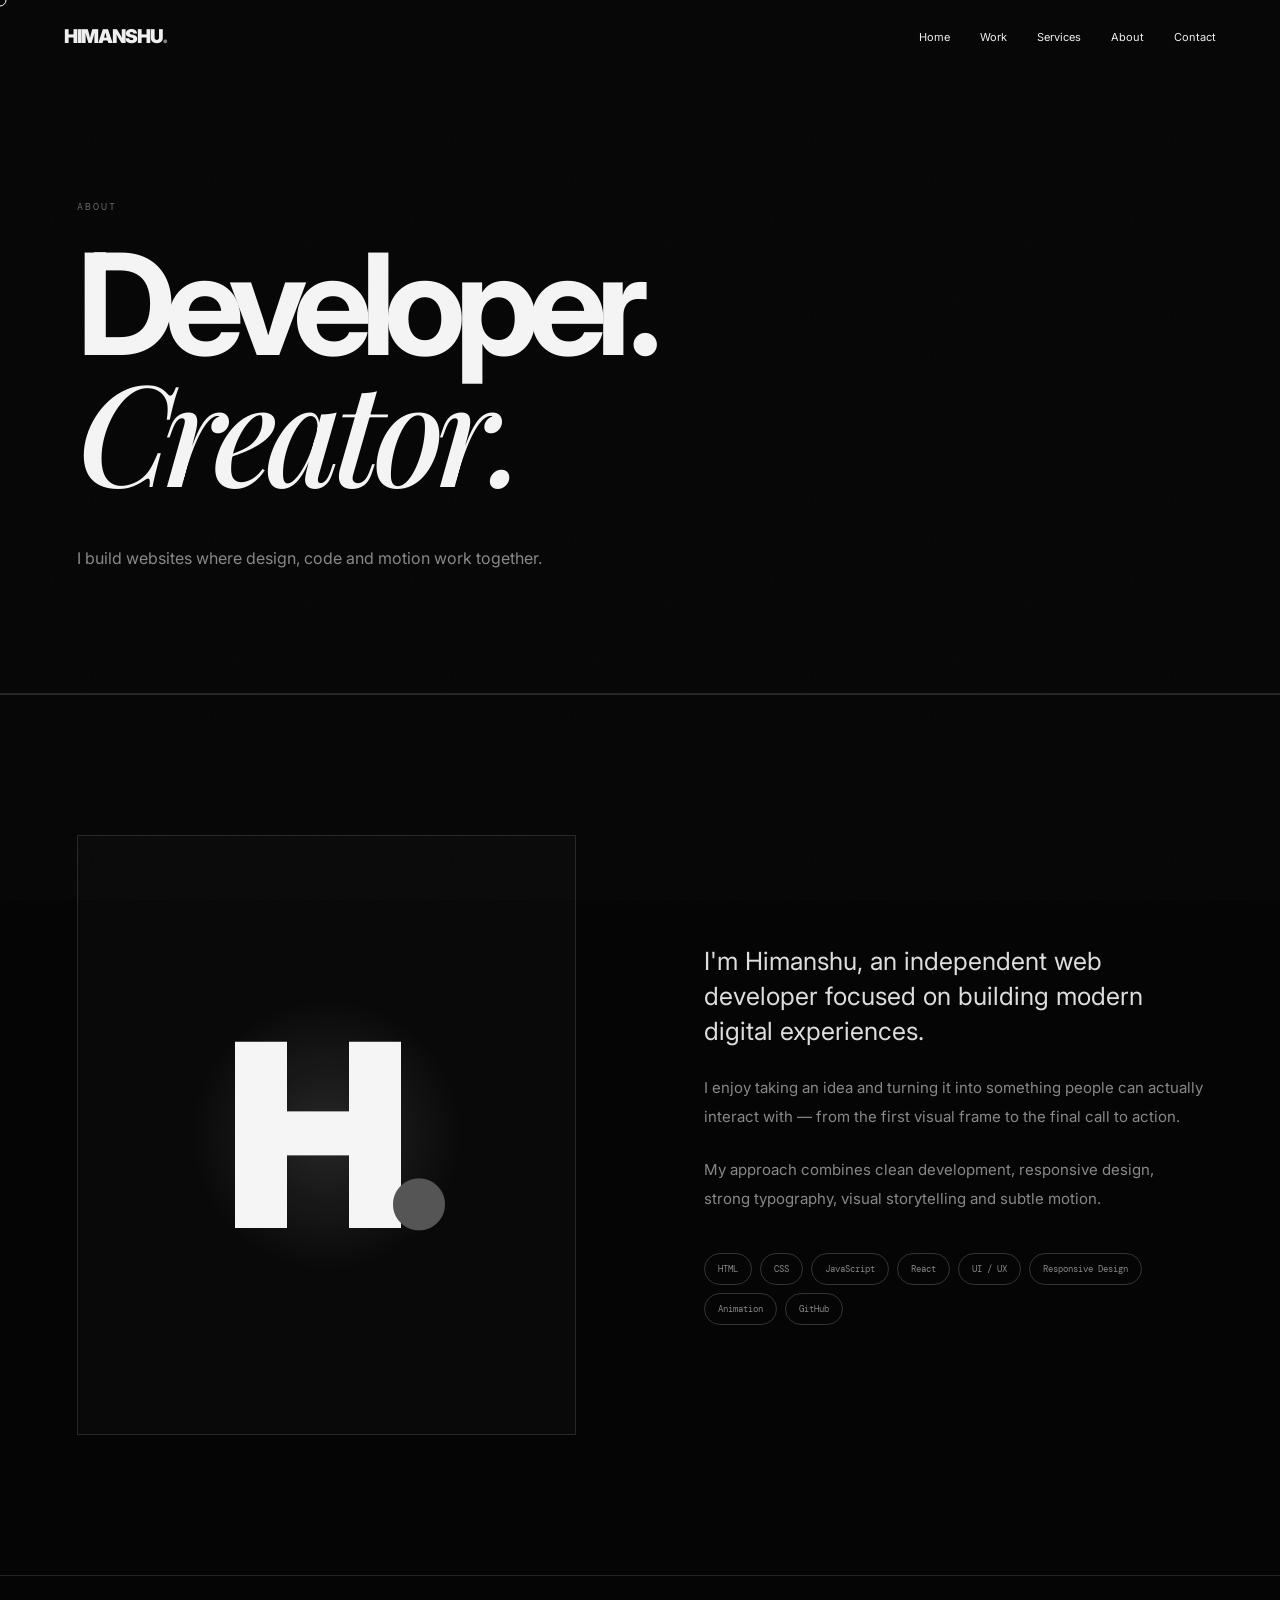
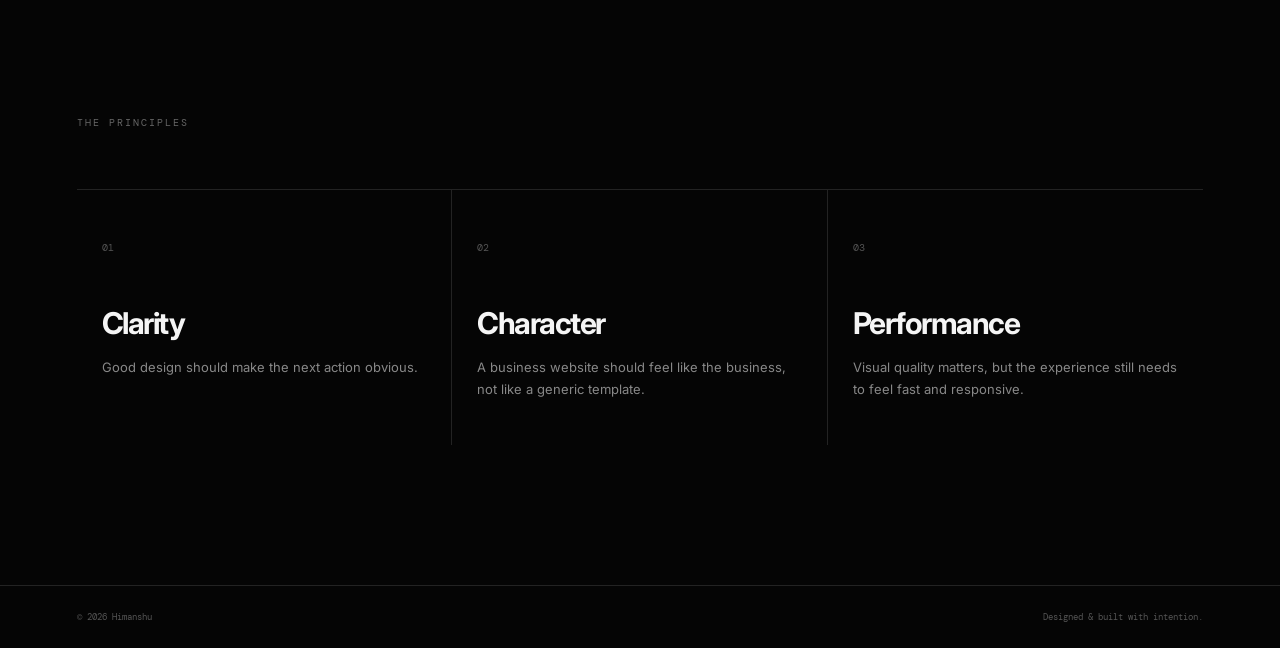
<file: about.html>
<!DOCTYPE html>
<html lang="en">
<head>
<meta charset="UTF-8">
<meta name="viewport" content="width=device-width,initial-scale=1.0">

<title>About — Himanshu</title>

<link rel="stylesheet" href="styles.css">
</head>

<body>

<div class="noise"></div>
<div class="progress"></div>
<div class="cursor"></div>

<header>

<a href="index.html" class="logo">
HIMANSHU<span>.</span>
</a>

<button class="menu">☰</button>

<nav>
<a href="index.html">Home</a>
<a href="work.html">Work</a>
<a href="services.html">Services</a>
<a href="about.html">About</a>
<a href="contact.html">Contact</a>
</nav>

</header>

<main>

<section class="page-hero">

<p class="eyebrow reveal">
ABOUT
</p>

<h1 class="display reveal">
Developer.
<br>
<span class="serif">Creator.</span>
</h1>

<p class="page-intro reveal">
I build websites where design, code and motion
work together.
</p>

</section>


<section class="section about-layout">

<div class="about-image reveal">

<div class="about-monogram">
H<span>.</span>
</div>

</div>


<div class="about-text reveal">

<p class="large">
I'm Himanshu, an independent web developer focused
on building modern digital experiences.
</p>

<p>
I enjoy taking an idea and turning it into something
people can actually interact with — from the first
visual frame to the final call to action.
</p>

<p>
My approach combines clean development, responsive
design, strong typography, visual storytelling and
subtle motion.
</p>

<div class="skills">

<span>HTML</span>
<span>CSS</span>
<span>JavaScript</span>
<span>React</span>
<span>UI / UX</span>
<span>Responsive Design</span>
<span>Animation</span>
<span>GitHub</span>

</div>

</div>

</section>


<section class="section">

<p class="eyebrow reveal">
THE PRINCIPLES
</p>

<div class="principles">

<div class="principle reveal">
<span>01</span>
<h3>Clarity</h3>
<p>
Good design should make the next action obvious.
</p>
</div>

<div class="principle reveal">
<span>02</span>
<h3>Character</h3>
<p>
A business website should feel like the business,
not like a generic template.
</p>
</div>

<div class="principle reveal">
<span>03</span>
<h3>Performance</h3>
<p>
Visual quality matters, but the experience still
needs to feel fast and responsive.
</p>
</div>

</div>

</section>

</main>

<footer>
<span>© 2026 Himanshu</span>
<span>Designed & built with intention.</span>
</footer>

<script src="script.js"></script>

</body>
</html>
</file>
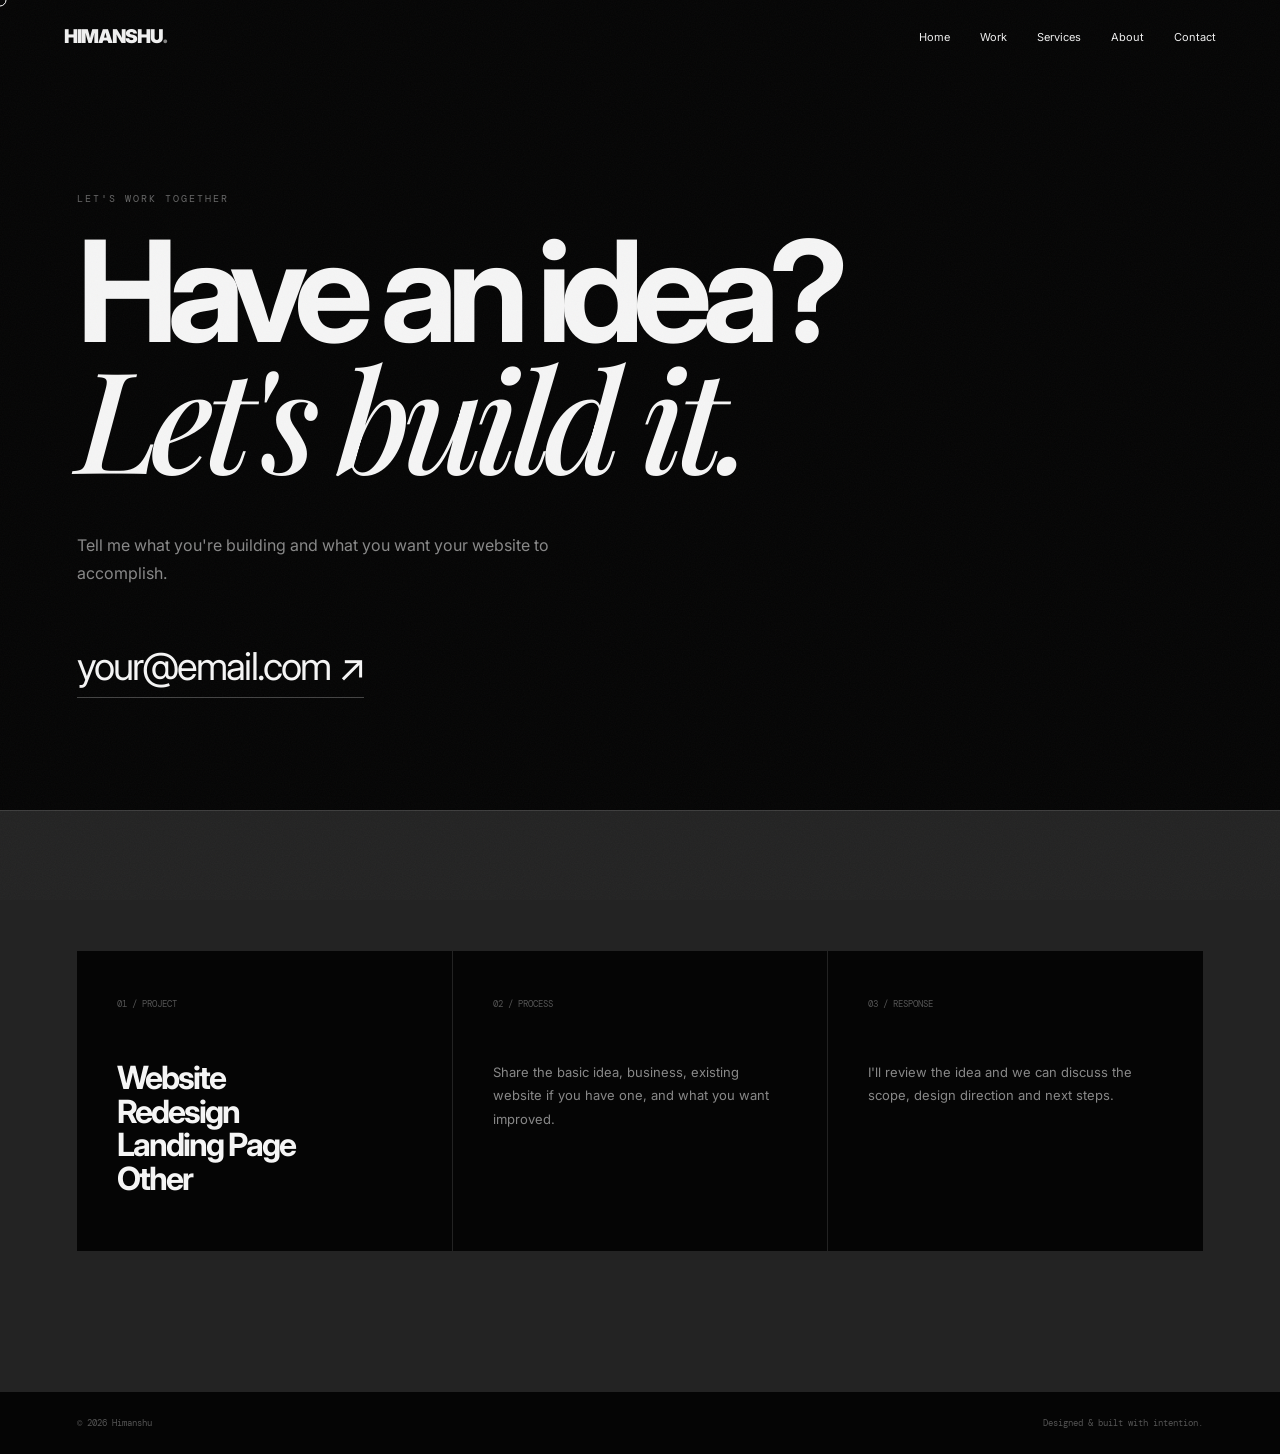
<file: contact.html>
<!DOCTYPE html>
<html lang="en">
<head>
<meta charset="UTF-8">
<meta name="viewport" content="width=device-width,initial-scale=1.0">

<title>Contact — Himanshu</title>

<meta name="description"
content="Start a website project with Himanshu.">

<link rel="stylesheet" href="styles.css">
</head>

<body>

<div class="noise"></div>
<div class="progress"></div>
<div class="cursor"></div>

<header>

<a href="index.html" class="logo">
HIMANSHU<span>.</span>
</a>

<button class="menu">☰</button>

<nav>
<a href="index.html">Home</a>
<a href="work.html">Work</a>
<a href="services.html">Services</a>
<a href="about.html">About</a>
<a href="contact.html">Contact</a>
</nav>

</header>

<main>

<section class="contact-hero">

<p class="eyebrow reveal">
LET'S WORK TOGETHER
</p>

<h1 class="display reveal">
Have an idea?
<br>
<span class="serif">Let's build it.</span>
</h1>

<p class="page-intro reveal">
Tell me what you're building and what you want
your website to accomplish.
</p>

<a
class="contact-email magnetic reveal"
href="mailto:mickey66p@gmail.com">

your@email.com ↗

</a>

</section>


<section class="section contact-grid">

<div class="contact-block reveal">

<span>01 / PROJECT</span>

<h3>
Website
<br>
Redesign
<br>
Landing Page
<br>
Other
</h3>

</div>


<div class="contact-block reveal">

<span>02 / PROCESS</span>

<p>
Share the basic idea, business, existing website
if you have one, and what you want improved.
</p>

</div>


<div class="contact-block reveal">

<span>03 / RESPONSE</span>

<p>
I'll review the idea and we can discuss the scope,
design direction and next steps.
</p>

</div>

</section>

</main>

<footer>
<span>© 2026 Himanshu</span>
<span>Designed & built with intention.</span>
</footer>

<script src="script.js"></script>

</body>
</html>
</file>
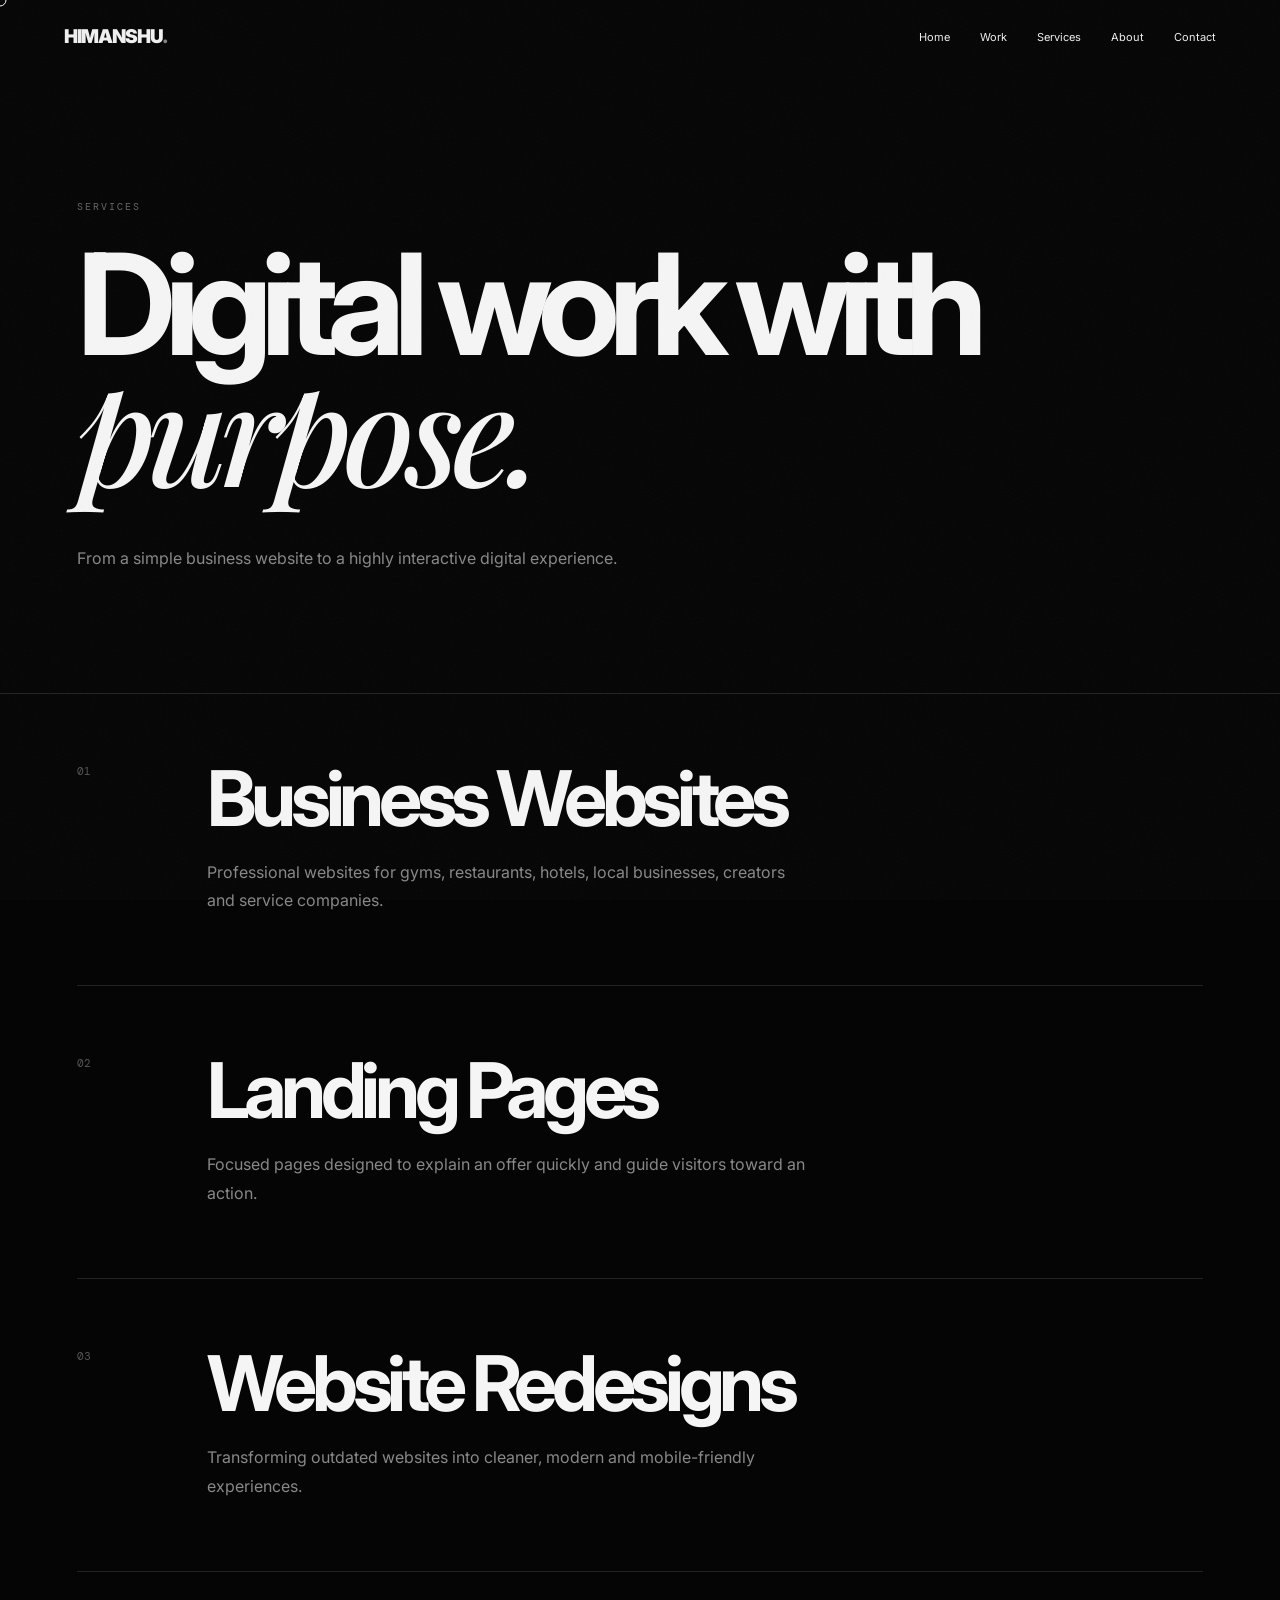
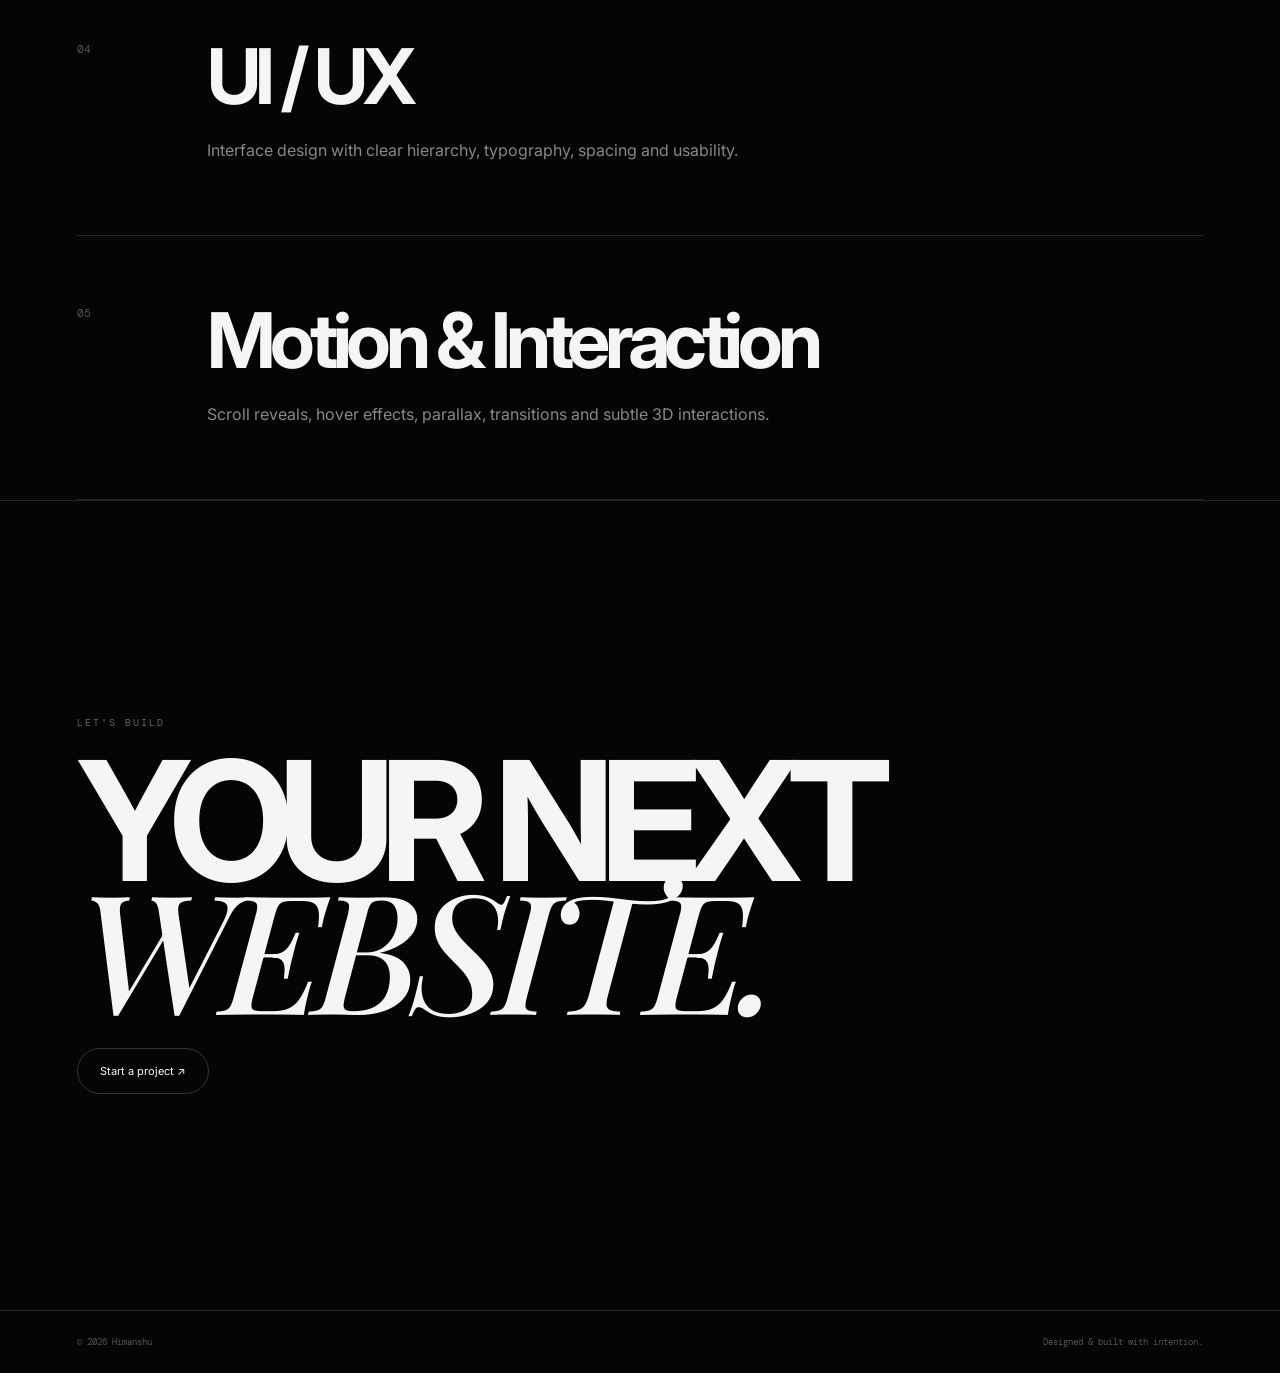
<file: services.html>
<!DOCTYPE html>
<html lang="en">
<head>
<meta charset="UTF-8">
<meta name="viewport" content="width=device-width,initial-scale=1.0">

<title>Services — Himanshu</title>

<meta name="description"
content="Web development, redesign, landing pages and interactive experiences by Himanshu.">

<link rel="stylesheet" href="styles.css">
</head>

<body>

<div class="noise"></div>
<div class="progress"></div>
<div class="cursor"></div>

<header>

<a href="index.html" class="logo">
HIMANSHU<span>.</span>
</a>

<button class="menu">☰</button>

<nav>
<a href="index.html">Home</a>
<a href="work.html">Work</a>
<a href="services.html">Services</a>
<a href="about.html">About</a>
<a href="contact.html">Contact</a>
</nav>

</header>

<main>

<section class="page-hero">

<p class="eyebrow reveal">
SERVICES
</p>

<h1 class="display reveal">
Digital work with
<span class="serif">purpose.</span>
</h1>

<p class="page-intro reveal">
From a simple business website to a highly interactive
digital experience.
</p>

</section>


<section class="service-page-list">

<div class="big-service reveal">

<span>01</span>

<div>
<h2>Business Websites</h2>
<p>
Professional websites for gyms, restaurants, hotels,
local businesses, creators and service companies.
</p>
</div>

</div>


<div class="big-service reveal">

<span>02</span>

<div>
<h2>Landing Pages</h2>
<p>
Focused pages designed to explain an offer quickly
and guide visitors toward an action.
</p>
</div>

</div>


<div class="big-service reveal">

<span>03</span>

<div>
<h2>Website Redesigns</h2>
<p>
Transforming outdated websites into cleaner,
modern and mobile-friendly experiences.
</p>
</div>

</div>


<div class="big-service reveal">

<span>04</span>

<div>
<h2>UI / UX</h2>
<p>
Interface design with clear hierarchy, typography,
spacing and usability.
</p>
</div>

</div>


<div class="big-service reveal">

<span>05</span>

<div>
<h2>Motion & Interaction</h2>
<p>
Scroll reveals, hover effects, parallax, transitions
and subtle 3D interactions.
</p>
</div>

</div>

</section>


<section class="section quote">

<div class="quote-content">

<p class="eyebrow">
LET'S BUILD
</p>

<h2 class="reveal">
YOUR NEXT
<br>
<span class="serif">WEBSITE.</span>
</h2>

<a href="contact.html" class="pill magnetic reveal">
Start a project ↗
</a>

</div>

</section>

</main>

<footer>
<span>© 2026 Himanshu</span>
<span>Designed & built with intention.</span>
</footer>

<script src="script.js"></script>

</body>
</html>
</file>
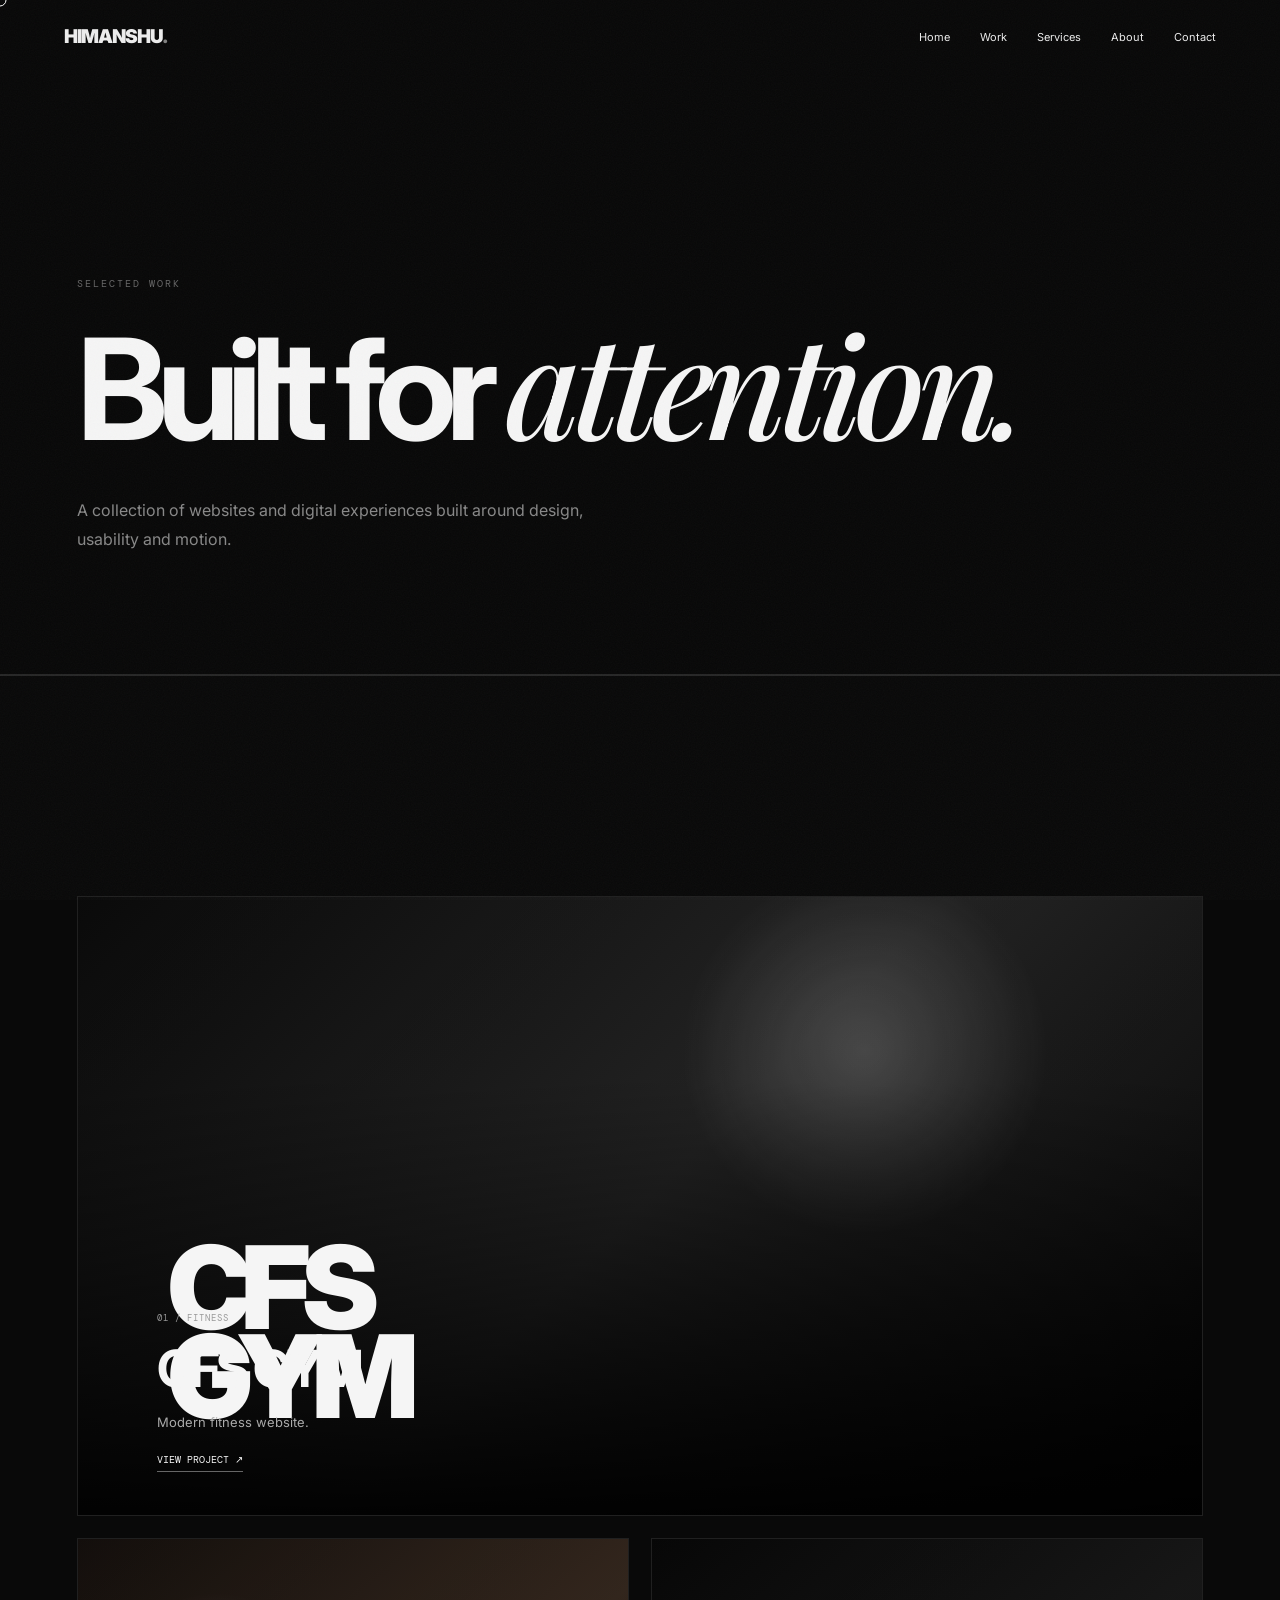
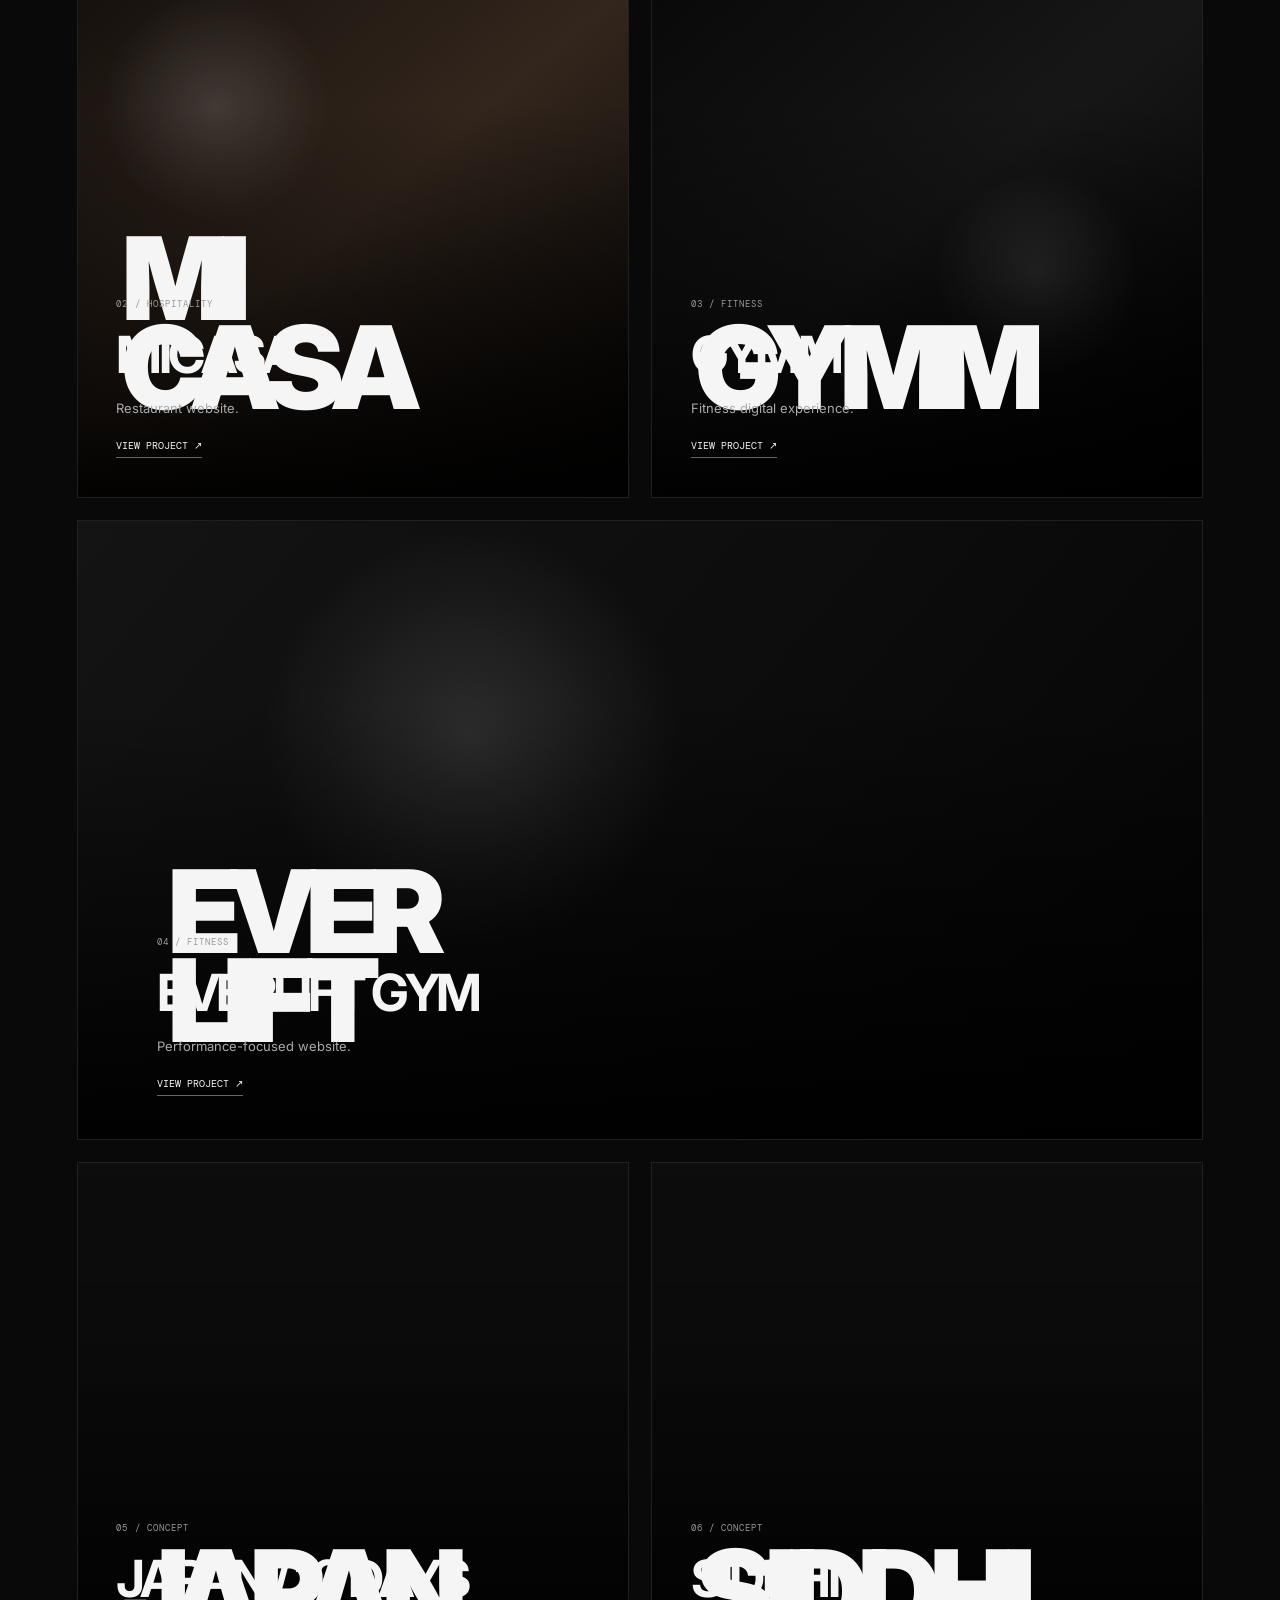
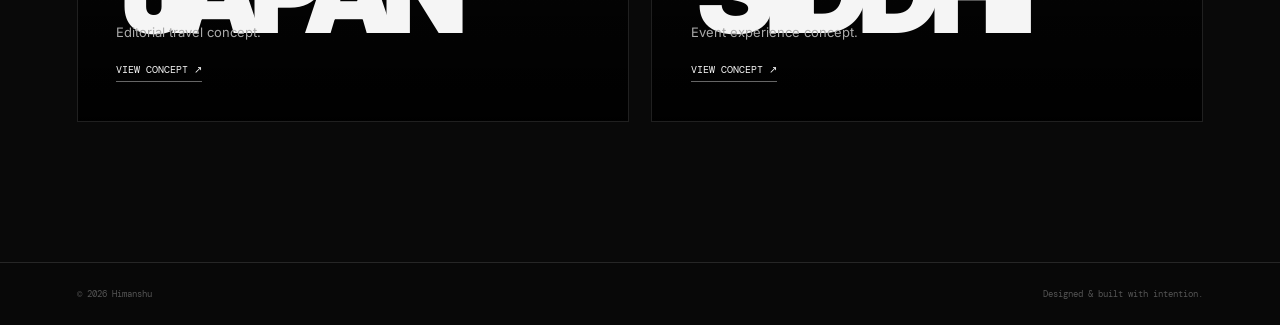
<file: work.html>
<!DOCTYPE html>
<html lang="en">
<head>
<meta charset="UTF-8">
<meta name="viewport" content="width=device-width,initial-scale=1.0">

<title>Work — Himanshu</title>

<meta name="description"
content="Selected web development projects by Himanshu.">

<link rel="stylesheet" href="styles.css">
</head>

<body>

<div class="noise"></div>
<div class="progress"></div>
<div class="cursor"></div>

<header>

<a href="index.html" class="logo">
HIMANSHU<span>.</span>
</a>

<button class="menu">☰</button>

<nav>
<a href="index.html">Home</a>
<a href="work.html">Work</a>
<a href="services.html">Services</a>
<a href="about.html">About</a>
<a href="contact.html">Contact</a>
</nav>

</header>

<main>

<section class="page-hero">

<p class="eyebrow reveal">
SELECTED WORK
</p>

<h1 class="display reveal">
Built for
<span class="serif">attention.</span>
</h1>

<p class="page-intro reveal">
A collection of websites and digital experiences
built around design, usability and motion.
</p>

</section>


<section class="section light">

<div class="work-grid">


<a class="work-card wide reveal" data-tilt
href="projects/aurelia.html">

<div class="card-image project-cfs">
<div class="project-word">CFS<br>GYM</div>
</div>

<div class="card-copy">
<small>01 / FITNESS</small>
<h3>CFS GYM</h3>
<p>Modern fitness website.</p>
<span class="card-link">VIEW PROJECT ↗</span>
</div>

</a>


<a class="work-card reveal" data-tilt
href="projects/micasa.html">

<div class="card-image project-micasa">
<div class="project-word">MI<br>CASA</div>
</div>

<div class="card-copy">
<small>02 / HOSPITALITY</small>
<h3>MICASA</h3>
<p>Restaurant website.</p>
<span class="card-link">VIEW PROJECT ↗</span>
</div>

</a>


<a class="work-card reveal" data-tilt
href="projects/verde.html">

<div class="card-image project-gymm">
<div class="project-word">GYMM</div>
</div>

<div class="card-copy">
<small>03 / FITNESS</small>
<h3>GYMM</h3>
<p>Fitness digital experience.</p>
<span class="card-link">VIEW PROJECT ↗</span>
</div>

</a>


<a class="work-card wide reveal" data-tilt
href="projects/gym.html">

<div class="card-image project-everlift">
<div class="project-word">EVER<br>LIFT</div>
</div>

<div class="card-copy">
<small>04 / FITNESS</small>
<h3>EVERLIFT GYM</h3>
<p>Performance-focused website.</p>
<span class="card-link">VIEW PROJECT ↗</span>
</div>

</a>


<a class="work-card reveal" data-tilt
href="projects/japan.html">

<div class="card-image project-japan">
<div class="project-word">JAPAN</div>
</div>

<div class="card-copy">
<small>05 / CONCEPT</small>
<h3>JAPAN / 10 DAYS</h3>
<p>Editorial travel concept.</p>
<span class="card-link">VIEW CONCEPT ↗</span>
</div>

</a>


<a class="work-card reveal" data-tilt
href="projects/events.html">

<div class="card-image project-events">
<div class="project-word">SIDDHI</div>
</div>

<div class="card-copy">
<small>06 / CONCEPT</small>
<h3>SIDDHI</h3>
<p>Event experience concept.</p>
<span class="card-link">VIEW CONCEPT ↗</span>
</div>

</a>

</div>

</section>

</main>

<footer>
<span>© 2026 Himanshu</span>
<span>Designed & built with intention.</span>
</footer>

<script src="script.js"></script>

</body>
</html>
</file>
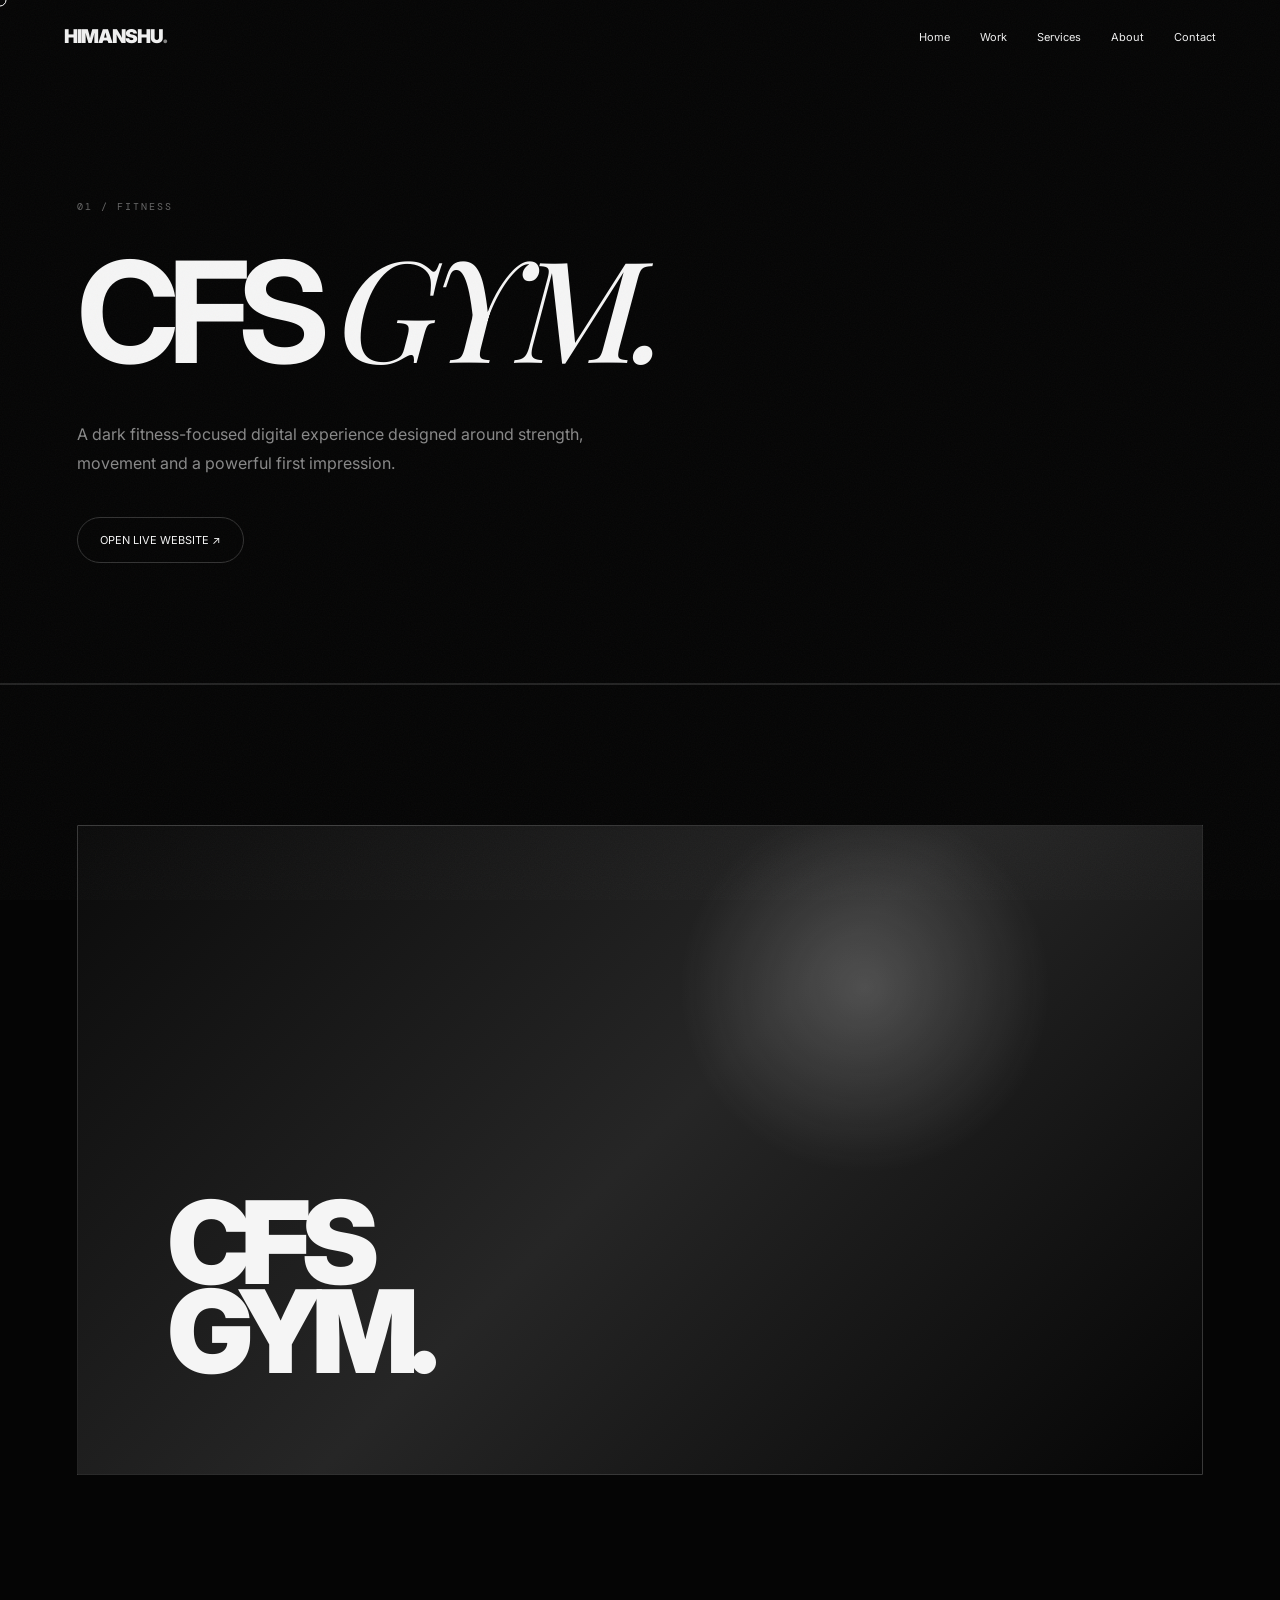
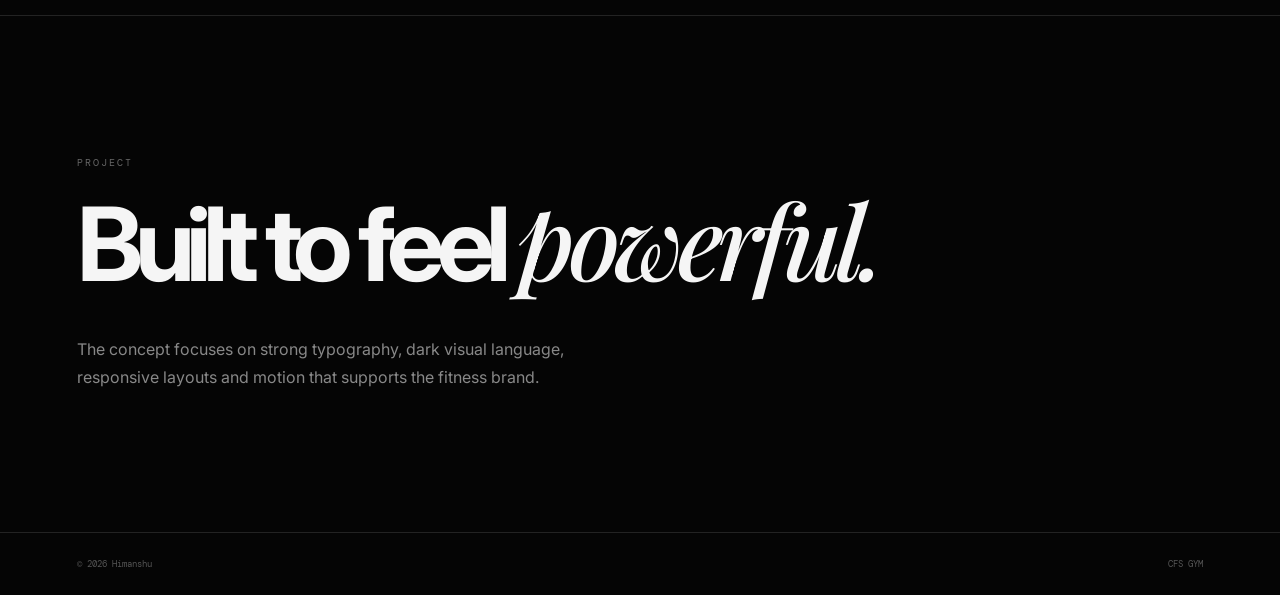
<file: projects/aurelia.html>
<!DOCTYPE html>
<html lang="en">
<head>
<meta charset="UTF-8">
<meta name="viewport" content="width=device-width,initial-scale=1.0">

<title>CFS GYM — Himanshu</title>

<link rel="stylesheet" href="../styles.css">
</head>

<body>

<div class="noise"></div>
<div class="progress"></div>
<div class="cursor"></div>

<header>

<a href="../index.html" class="logo">
HIMANSHU<span>.</span>
</a>

<button class="menu">☰</button>

<nav>
<a href="../index.html">Home</a>
<a href="../work.html">Work</a>
<a href="../services.html">Services</a>
<a href="../about.html">About</a>
<a href="../contact.html">Contact</a>
</nav>

</header>

<main>

<section class="page-hero">

<p class="eyebrow">
01 / FITNESS
</p>

<h1 class="display">
CFS
<span class="serif">GYM.</span>
</h1>

<p class="page-intro">
A dark fitness-focused digital experience designed
around strength, movement and a powerful first impression.
</p>

<a
href="https://mickey66p-byte.github.io/CFS-GYM/"
target="_blank"
rel="noopener"
class="pill"
style="margin-top:40px;width:max-content">

OPEN LIVE WEBSITE ↗

</a>

</section>


<section class="section">

<div class="project-showcase project-cfs">

<div class="project-word">
CFS
<br>
GYM.
</div>

</div>

</section>


<section class="section">

<p class="eyebrow">
PROJECT
</p>

<h2 class="display">
Built to feel
<span class="serif">powerful.</span>
</h2>

<p class="page-intro">
The concept focuses on strong typography, dark visual
language, responsive layouts and motion that supports
the fitness brand.
</p>

</section>

</main>

<footer>
<span>© 2026 Himanshu</span>
<span>CFS GYM</span>
</footer>

<script src="../script.js"></script>

</body>
</html>
</file>
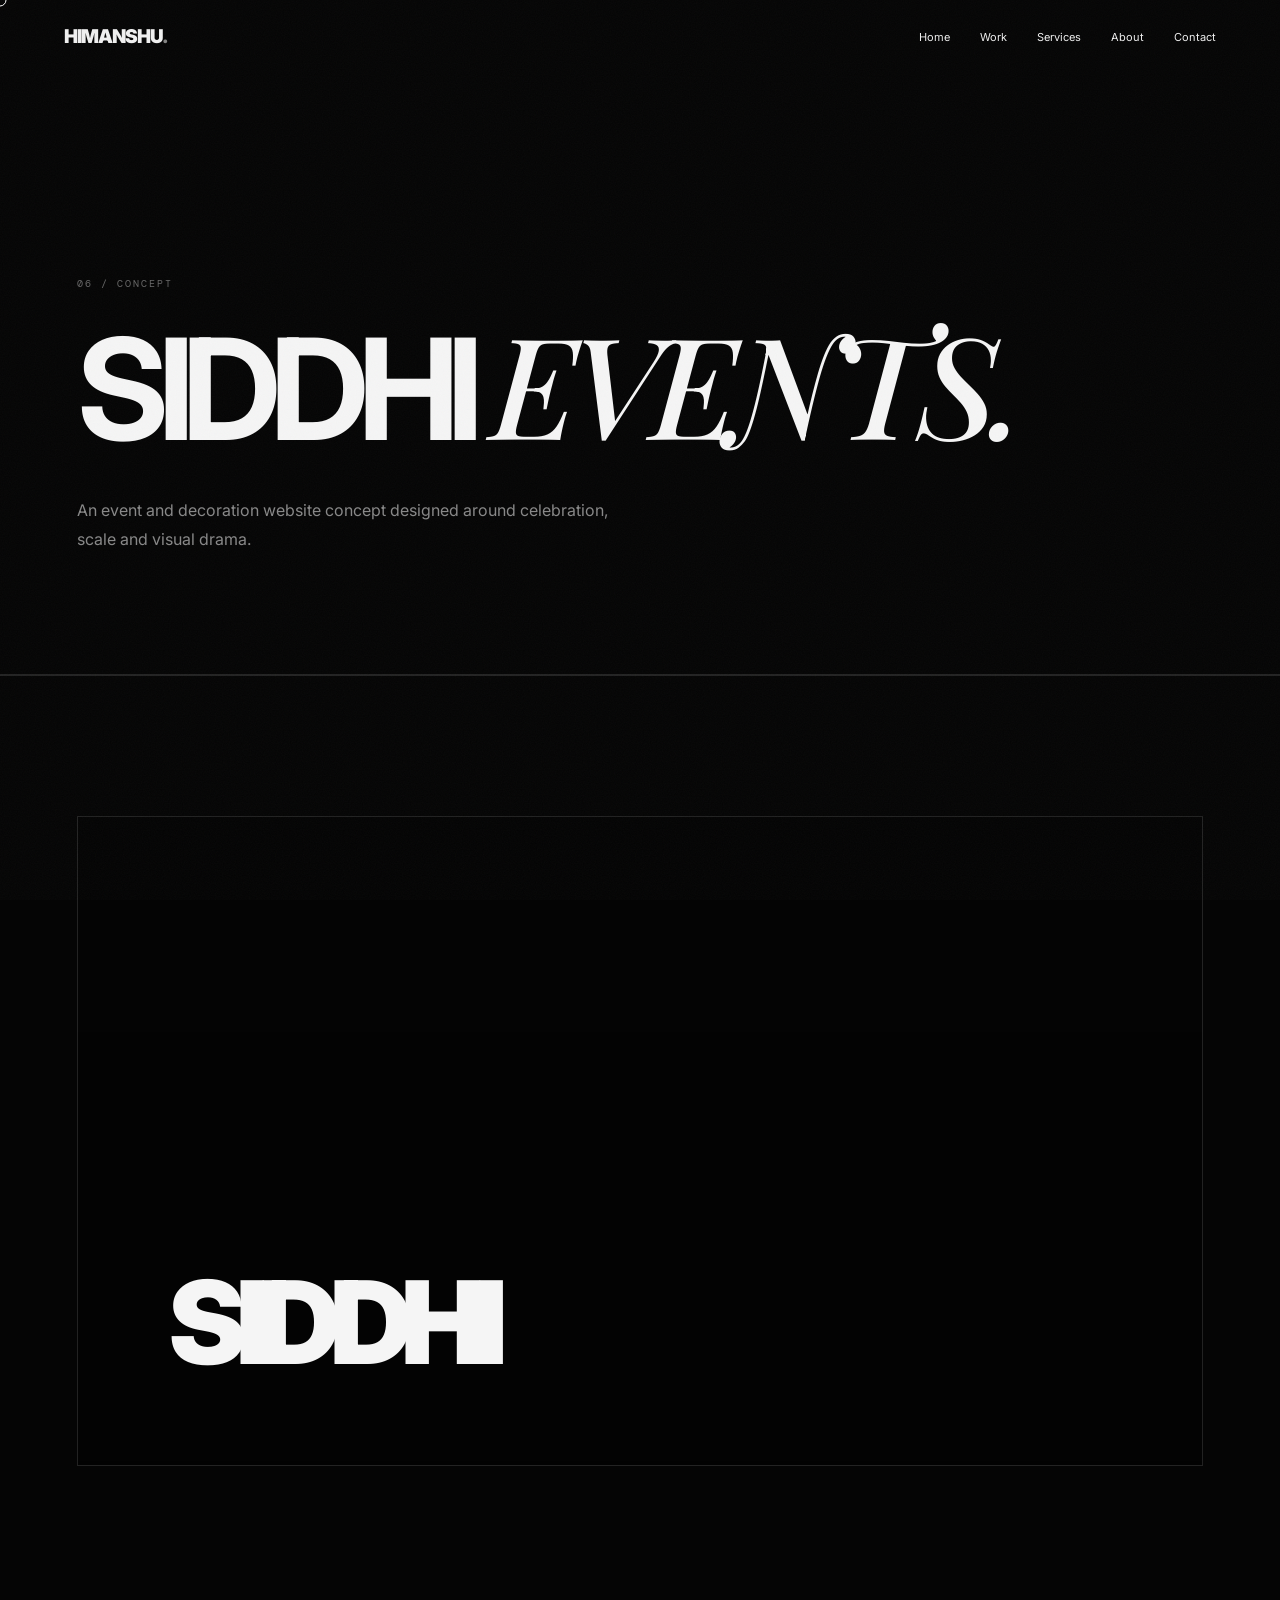
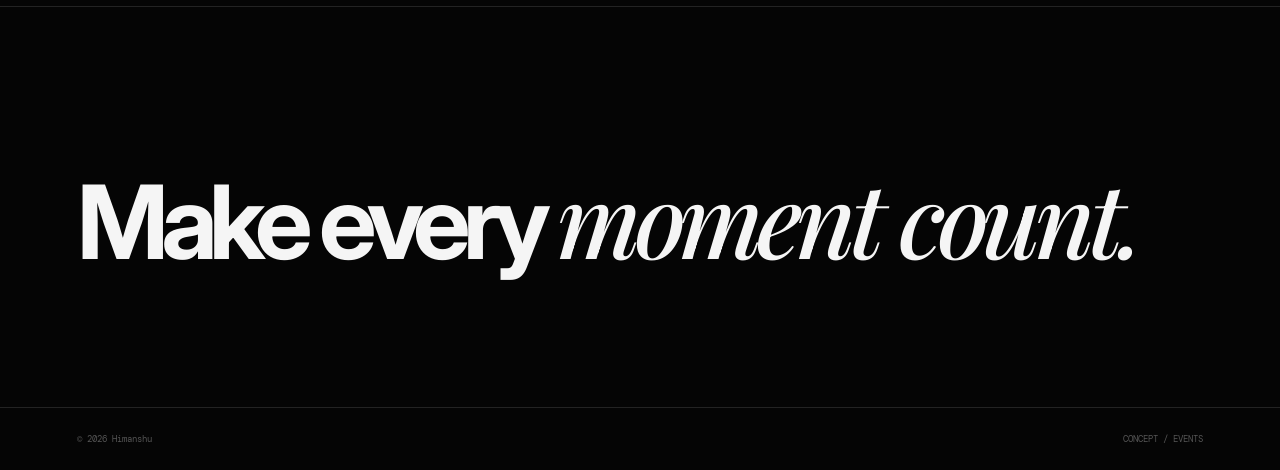
<file: projects/events.html>
<!DOCTYPE html>
<html lang="en">
<head>
<meta charset="UTF-8">
<meta name="viewport" content="width=device-width,initial-scale=1.0">

<title>Siddhi — Himanshu</title>

<link rel="stylesheet" href="../styles.css">
</head>

<body>

<div class="noise"></div>
<div class="progress"></div>
<div class="cursor"></div>

<header>

<a href="../index.html" class="logo">
HIMANSHU<span>.</span>
</a>

<button class="menu">☰</button>

<nav>
<a href="../index.html">Home</a>
<a href="../work.html">Work</a>
<a href="../services.html">Services</a>
<a href="../about.html">About</a>
<a href="../contact.html">Contact</a>
</nav>

</header>

<main>

<section class="page-hero">

<p class="eyebrow">
06 / CONCEPT
</p>

<h1 class="display">
SIDDHI
<span class="serif">EVENTS.</span>
</h1>

<p class="page-intro">
An event and decoration website concept designed
around celebration, scale and visual drama.
</p>

</section>


<section class="section">

<div class="concept-image project-events">

<div class="project-word">
SIDDHI
</div>

</div>

</section>


<section class="section">

<h2 class="display">
Make every
<span class="serif">moment count.</span>
</h2>

</section>

</main>

<footer>
<span>© 2026 Himanshu</span>
<span>CONCEPT / EVENTS</span>
</footer>

<script src="../script.js"></script>

</body>
</html>
</file>
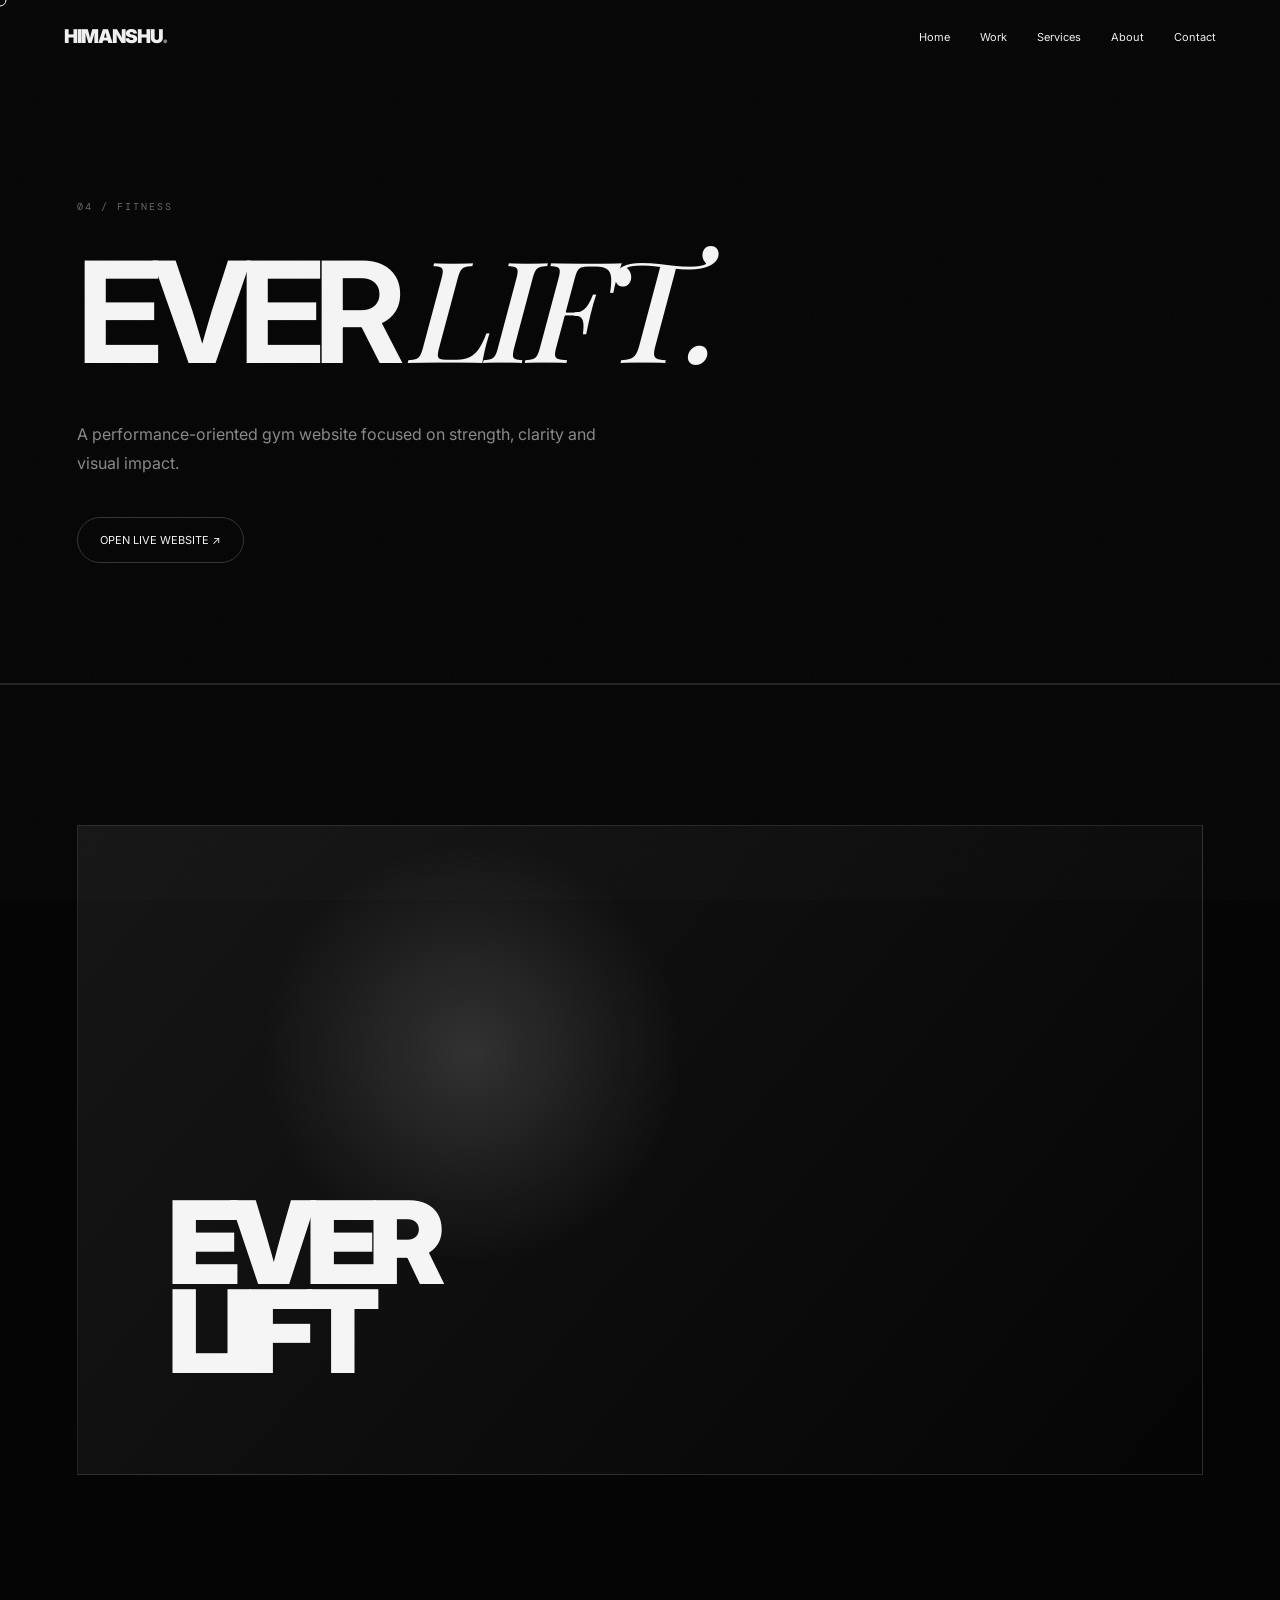
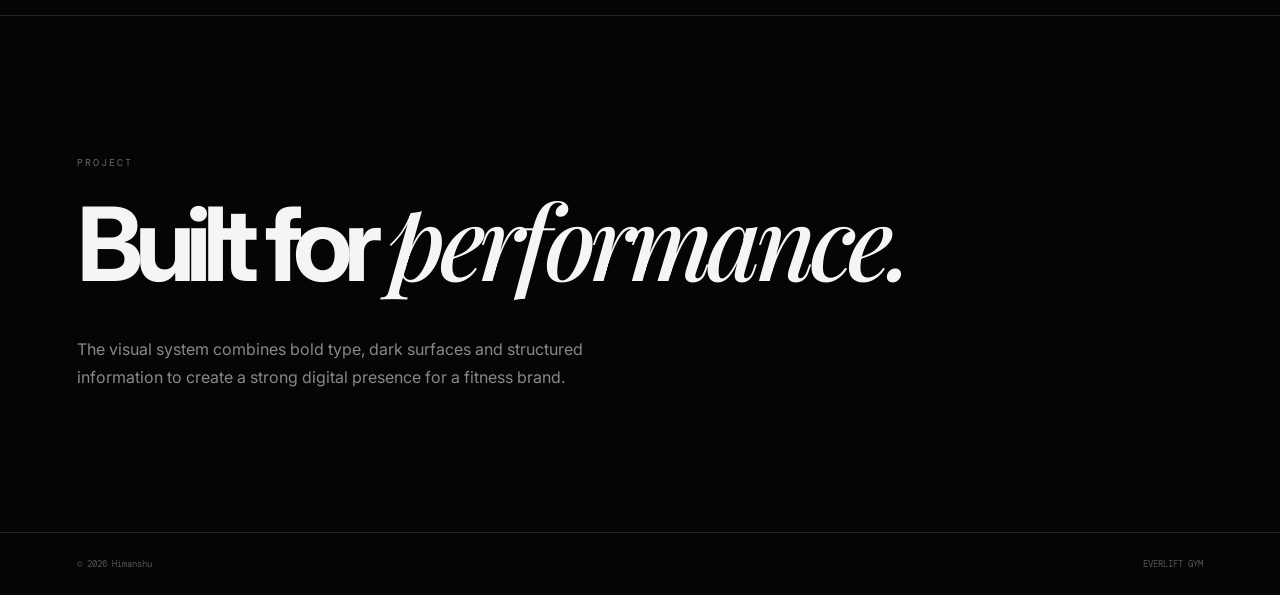
<file: projects/gym.html>
<!DOCTYPE html>
<html lang="en">
<head>
<meta charset="UTF-8">
<meta name="viewport" content="width=device-width,initial-scale=1.0">

<title>Everlift Gym — Himanshu</title>

<link rel="stylesheet" href="../styles.css">
</head>

<body>

<div class="noise"></div>
<div class="progress"></div>
<div class="cursor"></div>

<header>

<a href="../index.html" class="logo">
HIMANSHU<span>.</span>
</a>

<button class="menu">☰</button>

<nav>
<a href="../index.html">Home</a>
<a href="../work.html">Work</a>
<a href="../services.html">Services</a>
<a href="../about.html">About</a>
<a href="../contact.html">Contact</a>
</nav>

</header>

<main>

<section class="page-hero">

<p class="eyebrow">
04 / FITNESS
</p>

<h1 class="display">
EVER
<span class="serif">LIFT.</span>
</h1>

<p class="page-intro">
A performance-oriented gym website focused on
strength, clarity and visual impact.
</p>

<a
href="https://mickey66p-byte.github.io/Everlift-gym/"
target="_blank"
rel="noopener"
class="pill"
style="margin-top:40px;width:max-content">

OPEN LIVE WEBSITE ↗

</a>

</section>


<section class="section">

<div class="project-showcase project-everlift">

<div class="project-word">
EVER<br>LIFT
</div>

</div>

</section>


<section class="section">

<p class="eyebrow">
PROJECT
</p>

<h2 class="display">
Built for
<span class="serif">performance.</span>
</h2>

<p class="page-intro">
The visual system combines bold type, dark surfaces
and structured information to create a strong digital
presence for a fitness brand.
</p>

</section>

</main>

<footer>
<span>© 2026 Himanshu</span>
<span>EVERLIFT GYM</span>
</footer>

<script src="../script.js"></script>

</body>
</html>
</file>
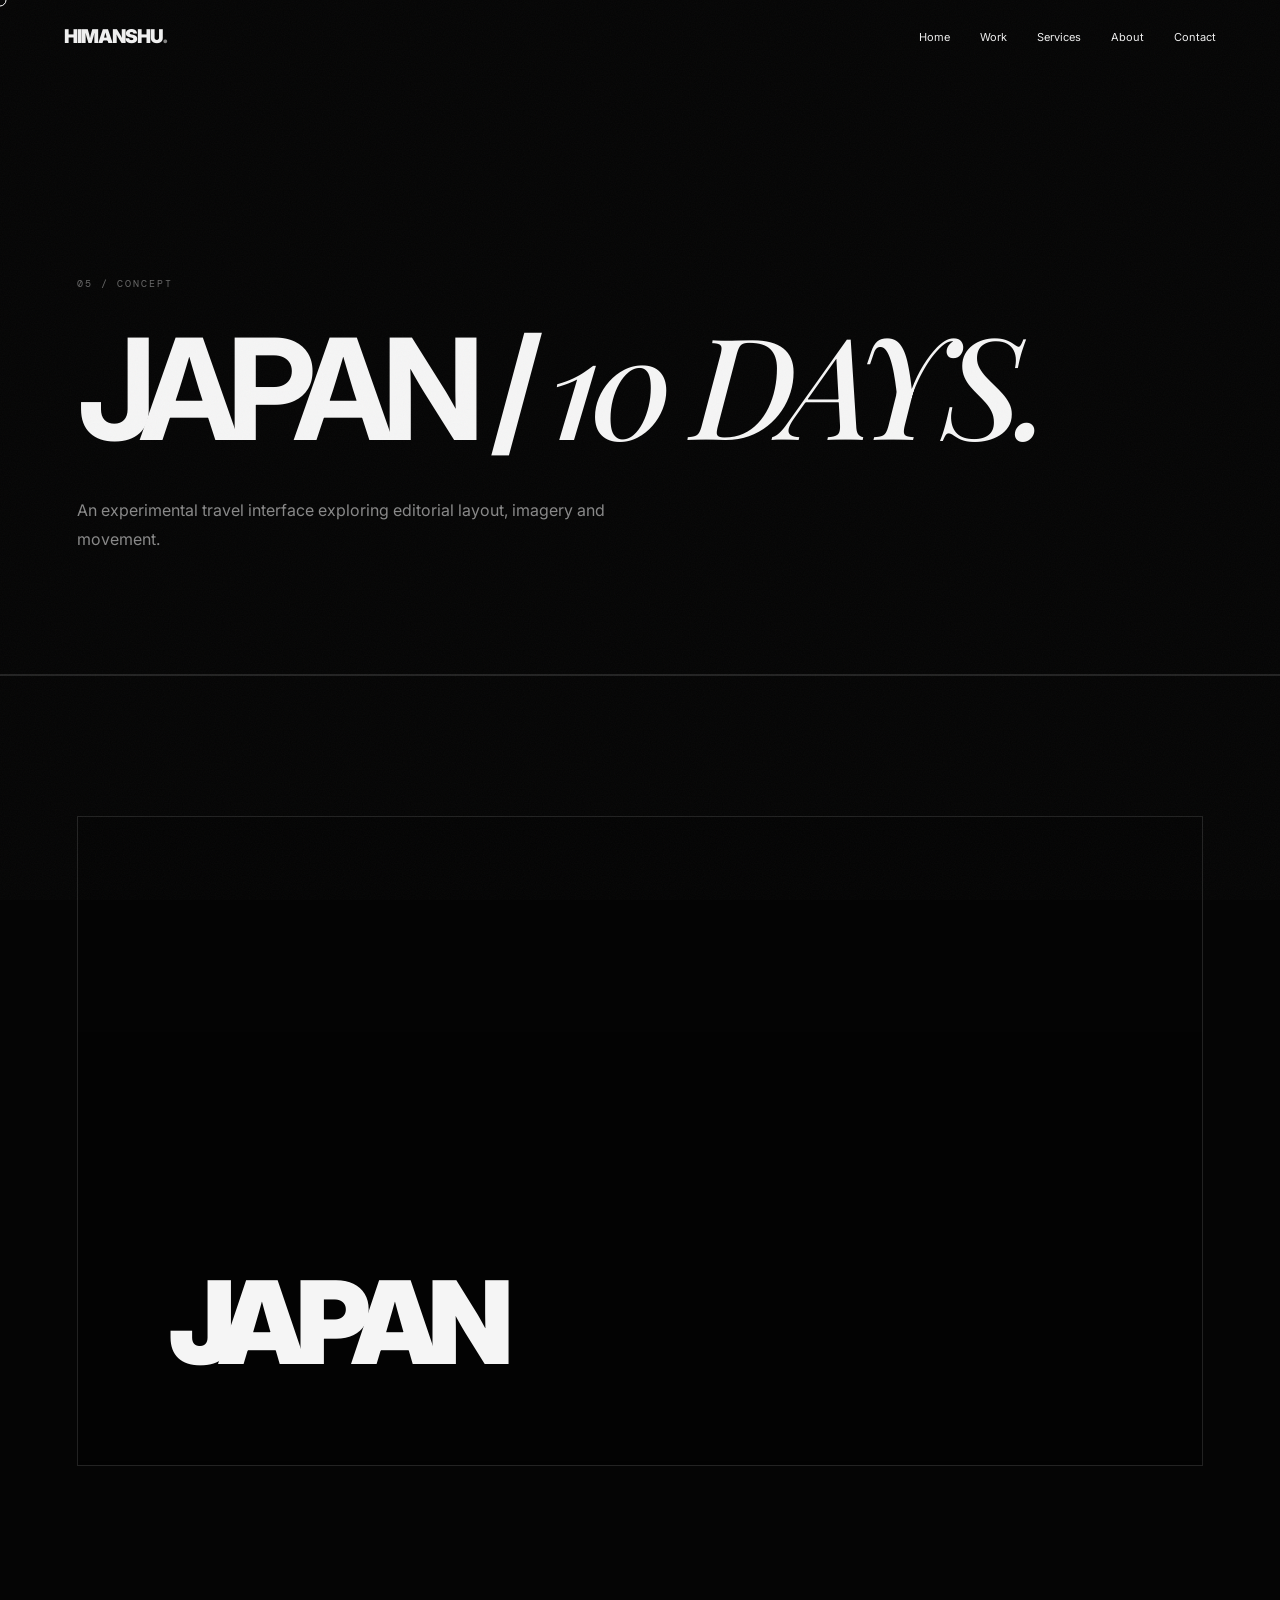
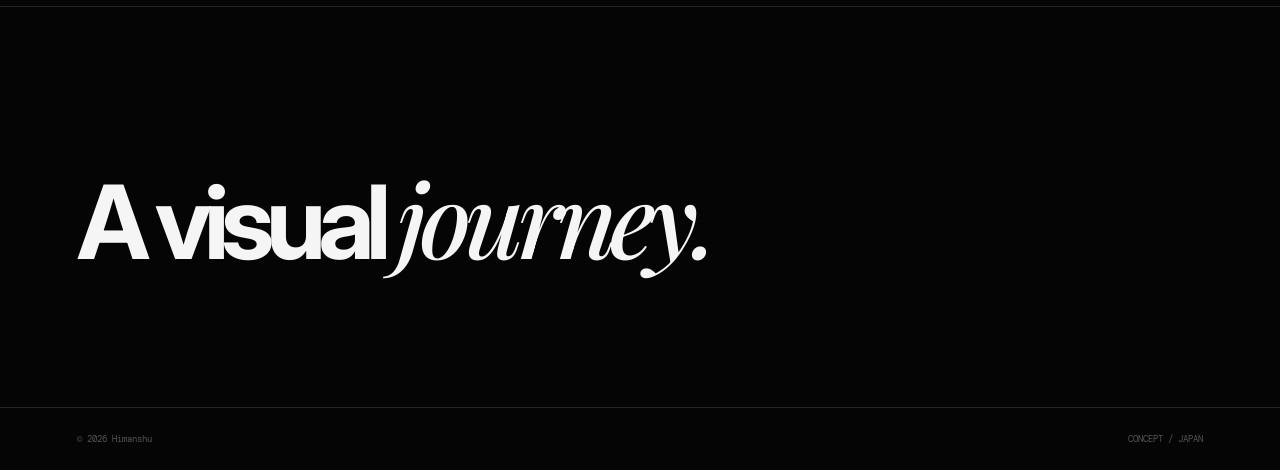
<file: projects/Japan.html>
<!DOCTYPE html>
<html lang="en">
<head>
<meta charset="UTF-8">
<meta name="viewport" content="width=device-width,initial-scale=1.0">

<title>Japan / 10 Days — Himanshu</title>

<link rel="stylesheet" href="../styles.css">
</head>

<body>

<div class="noise"></div>
<div class="progress"></div>
<div class="cursor"></div>

<header>

<a href="../index.html" class="logo">
HIMANSHU<span>.</span>
</a>

<button class="menu">☰</button>

<nav>
<a href="../index.html">Home</a>
<a href="../work.html">Work</a>
<a href="../services.html">Services</a>
<a href="../about.html">About</a>
<a href="../contact.html">Contact</a>
</nav>

</header>

<main>

<section class="page-hero">

<p class="eyebrow">
05 / CONCEPT
</p>

<h1 class="display">
JAPAN /
<span class="serif">10 DAYS.</span>
</h1>

<p class="page-intro">
An experimental travel interface exploring editorial
layout, imagery and movement.
</p>

</section>


<section class="section">

<div class="concept-image project-japan">

<div class="project-word">
JAPAN
</div>

</div>

</section>


<section class="section">

<h2 class="display">
A visual
<span class="serif">journey.</span>
</h2>

</section>

</main>

<footer>
<span>© 2026 Himanshu</span>
<span>CONCEPT / JAPAN</span>
</footer>

<script src="../script.js"></script>

</body>
</html>
</file>
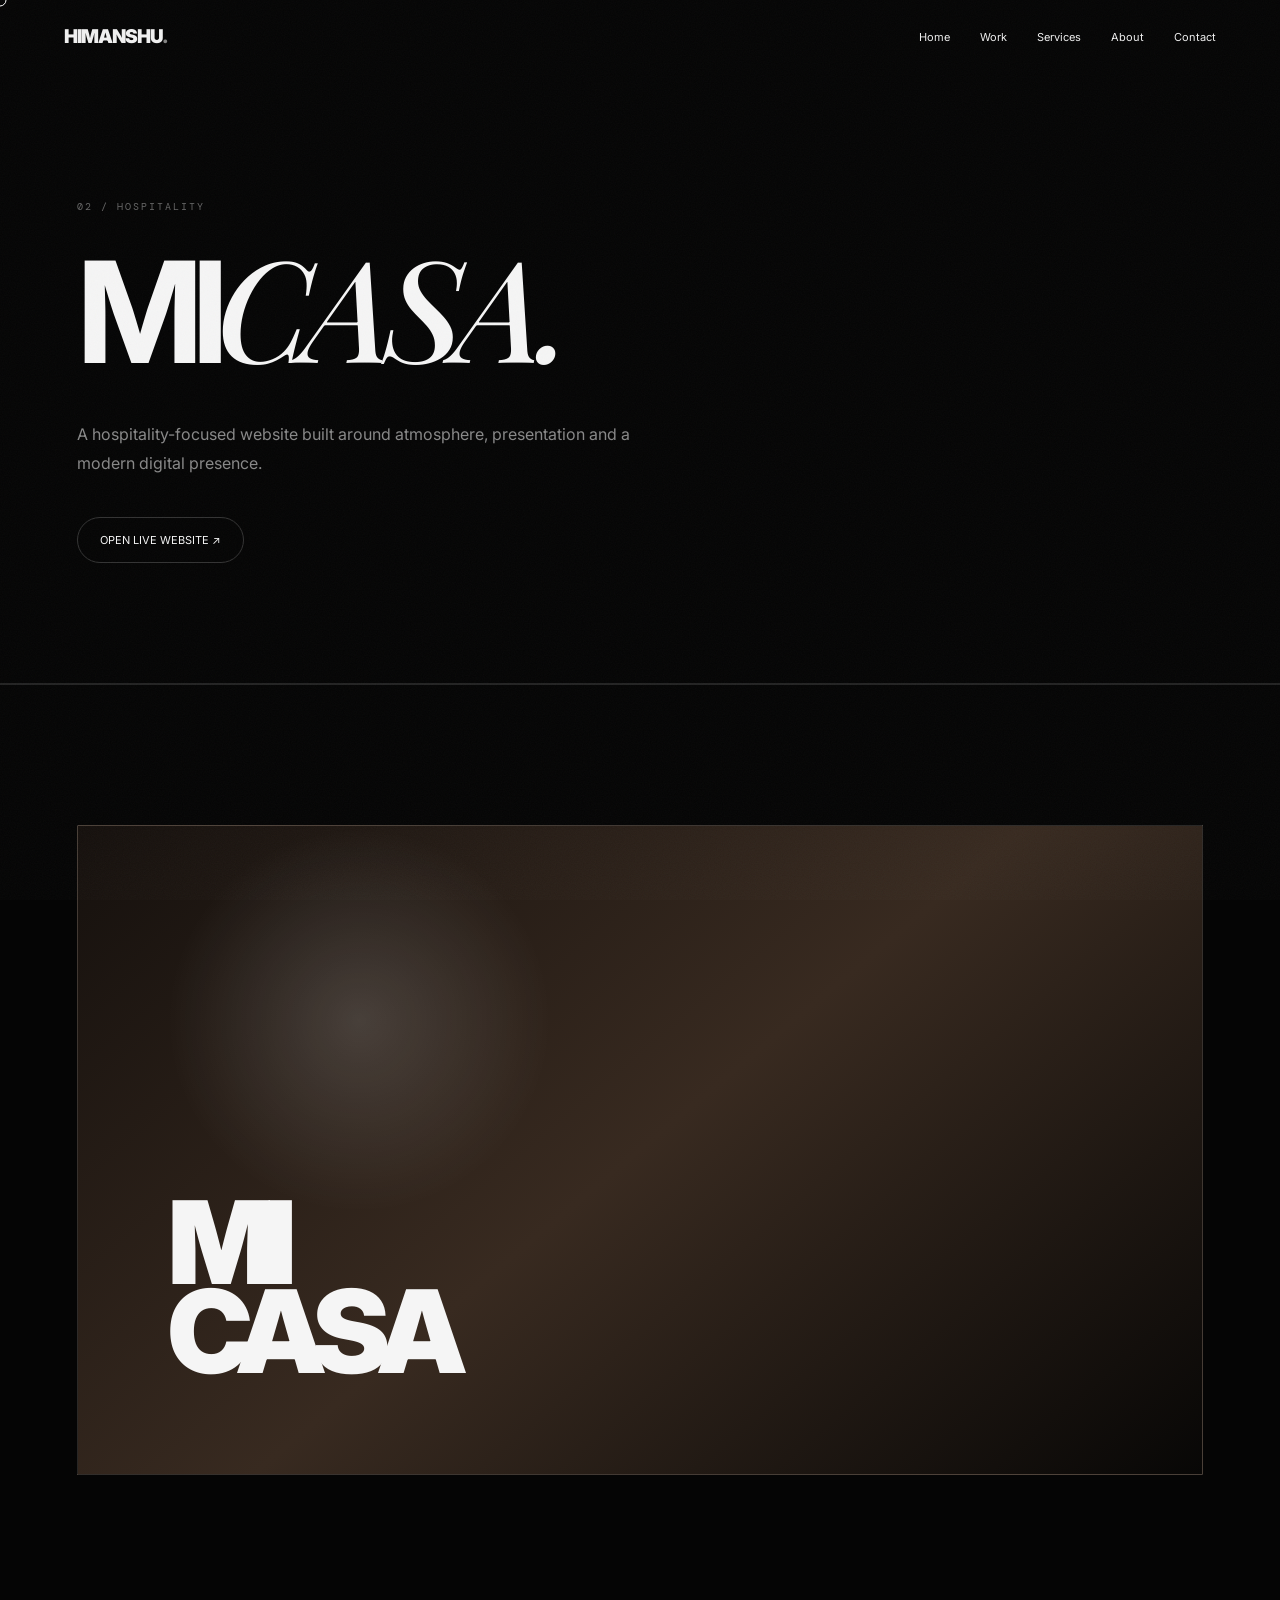
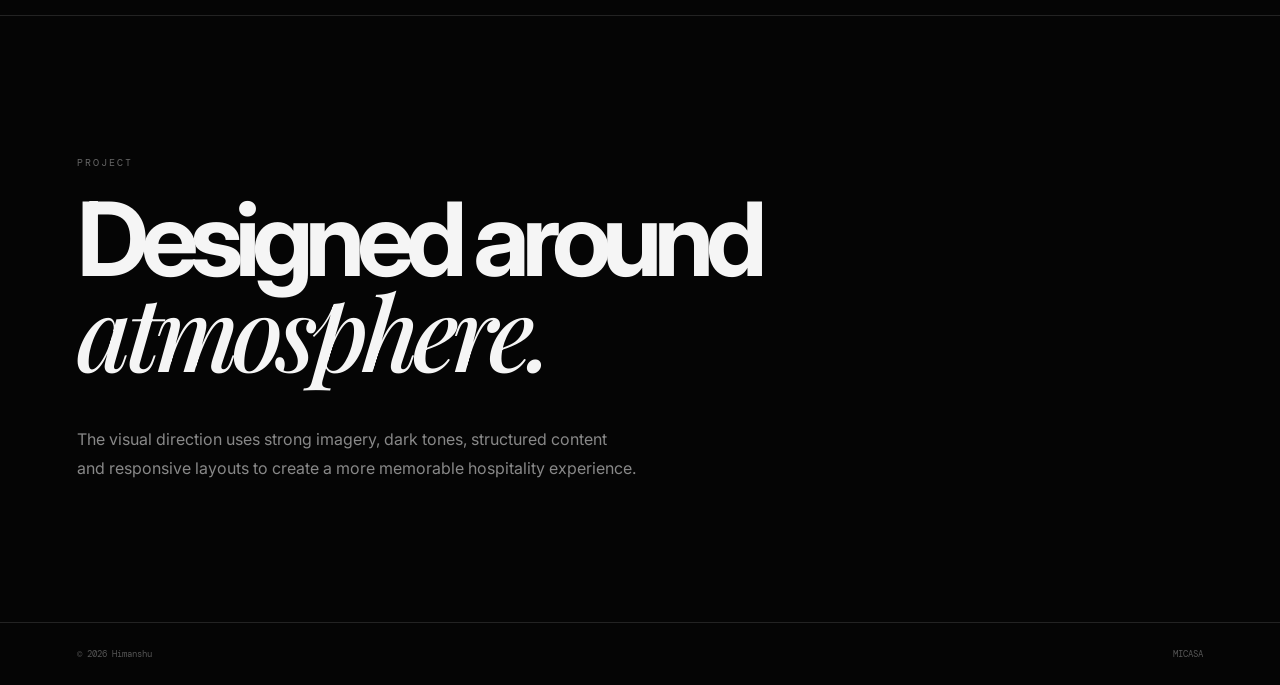
<file: projects/micasa.html>
<!DOCTYPE html>
<html lang="en">
<head>
<meta charset="UTF-8">
<meta name="viewport" content="width=device-width,initial-scale=1.0">

<title>MICASA — Himanshu</title>

<link rel="stylesheet" href="../styles.css">
</head>

<body>

<div class="noise"></div>
<div class="progress"></div>
<div class="cursor"></div>

<header>

<a href="../index.html" class="logo">
HIMANSHU<span>.</span>
</a>

<button class="menu">☰</button>

<nav>
<a href="../index.html">Home</a>
<a href="../work.html">Work</a>
<a href="../services.html">Services</a>
<a href="../about.html">About</a>
<a href="../contact.html">Contact</a>
</nav>

</header>

<main>

<section class="page-hero">

<p class="eyebrow">
02 / HOSPITALITY
</p>

<h1 class="display">
MI<span class="serif">CASA.</span>
</h1>

<p class="page-intro">
A hospitality-focused website built around atmosphere,
presentation and a modern digital presence.
</p>

<a
href="https://mickey66p-byte.github.io/Micasa-website/"
target="_blank"
rel="noopener"
class="pill"
style="margin-top:40px;width:max-content">

OPEN LIVE WEBSITE ↗

</a>

</section>


<section class="section">

<div class="project-showcase project-micasa">

<div class="project-word">
MI<br>CASA
</div>

</div>

</section>


<section class="section">

<p class="eyebrow">
PROJECT
</p>

<h2 class="display">
Designed around
<span class="serif">atmosphere.</span>
</h2>

<p class="page-intro">
The visual direction uses strong imagery, dark tones,
structured content and responsive layouts to create
a more memorable hospitality experience.
</p>

</section>

</main>

<footer>
<span>© 2026 Himanshu</span>
<span>MICASA</span>
</footer>

<script src="../script.js"></script>

</body>
</html>
</file>
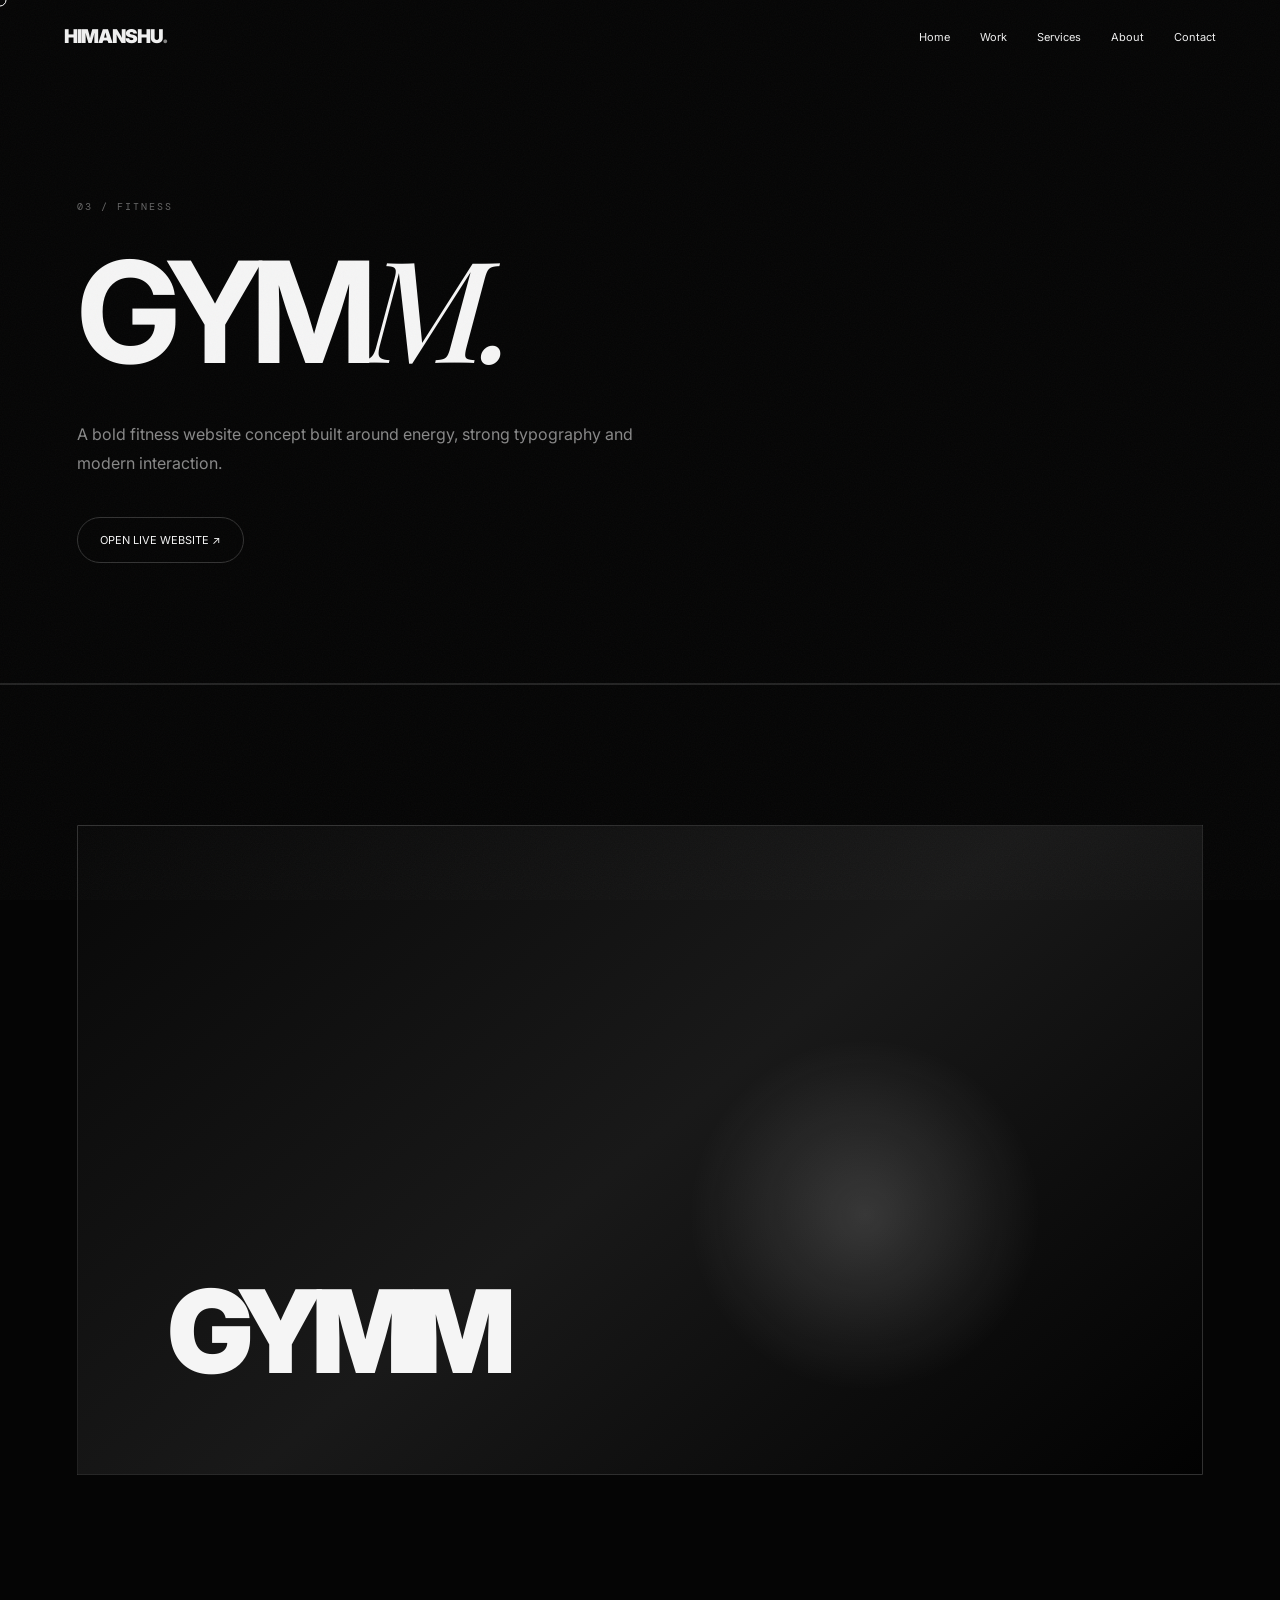
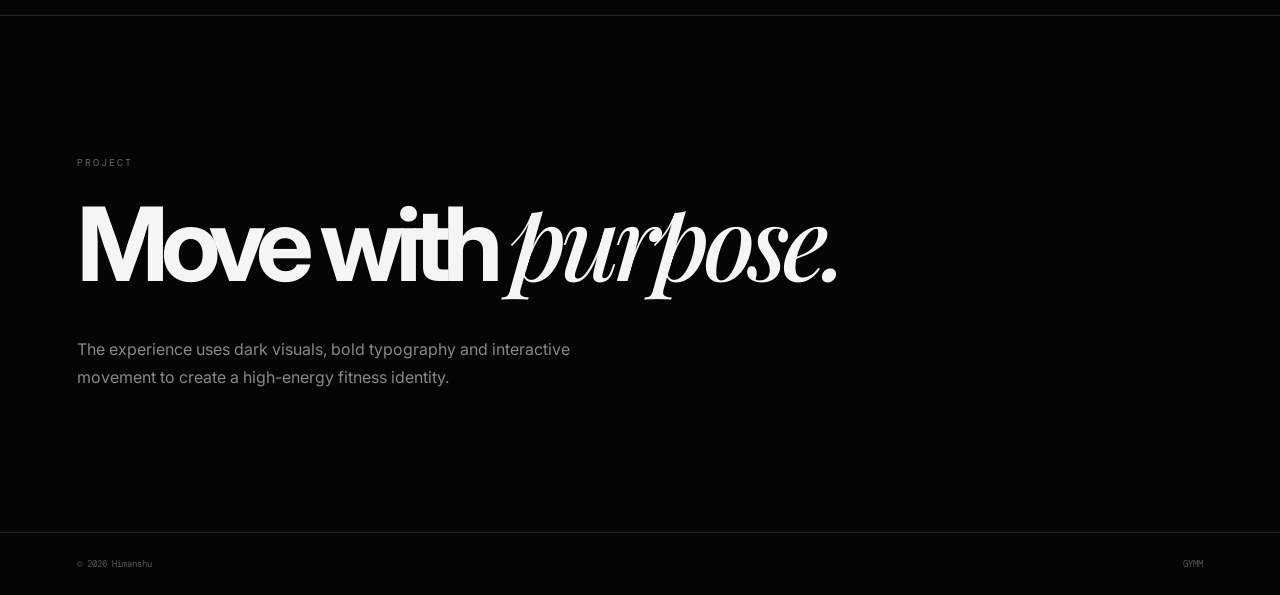
<file: projects/verde.html>
<!DOCTYPE html>
<html lang="en">
<head>
<meta charset="UTF-8">
<meta name="viewport" content="width=device-width,initial-scale=1.0">

<title>GYMM — Himanshu</title>

<link rel="stylesheet" href="../styles.css">
</head>

<body>

<div class="noise"></div>
<div class="progress"></div>
<div class="cursor"></div>

<header>

<a href="../index.html" class="logo">
HIMANSHU<span>.</span>
</a>

<button class="menu">☰</button>

<nav>
<a href="../index.html">Home</a>
<a href="../work.html">Work</a>
<a href="../services.html">Services</a>
<a href="../about.html">About</a>
<a href="../contact.html">Contact</a>
</nav>

</header>

<main>

<section class="page-hero">

<p class="eyebrow">
03 / FITNESS
</p>

<h1 class="display">
GYM<span class="serif">M.</span>
</h1>

<p class="page-intro">
A bold fitness website concept built around energy,
strong typography and modern interaction.
</p>

<a
href="https://mickey66p-byte.github.io/Gymm/"
target="_blank"
rel="noopener"
class="pill"
style="margin-top:40px;width:max-content">

OPEN LIVE WEBSITE ↗

</a>

</section>


<section class="section">

<div class="project-showcase project-gymm">

<div class="project-word">
GYMM
</div>

</div>

</section>


<section class="section">

<p class="eyebrow">
PROJECT
</p>

<h2 class="display">
Move with
<span class="serif">purpose.</span>
</h2>

<p class="page-intro">
The experience uses dark visuals, bold typography
and interactive movement to create a high-energy
fitness identity.
</p>

</section>

</main>

<footer>
<span>© 2026 Himanshu</span>
<span>GYMM</span>
</footer>

<script src="../script.js"></script>

</body>
</html>
</file>
<file: styles.css>
@import url('https://fonts.googleapis.com/css2?family=DM+Mono:wght@400;500&family=Inter:wght@400;500;600;700;800;900&family=Playfair+Display:ital,wght@0,500;0,600;1,500;1,600&display=swap');

:root{
--black:#050505;
--white:#f5f5f5;
--gray:#888;
--darkgray:#444;
--line:rgba(255,255,255,.12);
--soft:rgba(255,255,255,.055);
}

*{
margin:0;
padding:0;
box-sizing:border-box;
}

html{
scroll-behavior:smooth;
}

body{
background:var(--black);
color:var(--white);
font-family:Inter,sans-serif;
overflow-x:hidden;
}

body:has(.light){
background:#080808;
}

a{
color:inherit;
text-decoration:none;
}

img{
max-width:100%;
display:block;
}

button{
font:inherit;
}

::selection{
background:white;
color:black;
}


/* NOISE */

.noise{
position:fixed;
inset:0;
z-index:9999;
pointer-events:none;
opacity:.035;
background-image:url("data:image/svg+xml,%3Csvg xmlns='http://www.w3.org/2000/svg' width='180' height='180'%3E%3Cfilter id='n'%3E%3CfeTurbulence type='fractalNoise' baseFrequency='.85' numOctaves='4'/%3E%3C/filter%3E%3Crect width='100%25' height='100%25' filter='url(%23n)'/%3E%3C/svg%3E");
}


/* PROGRESS */

.progress{
position:fixed;
top:0;
left:0;
height:2px;
width:0;
background:white;
z-index:10001;
}


/* CURSOR */

.cursor{
position:fixed;
width:13px;
height:13px;
border:1px solid white;
border-radius:50%;
pointer-events:none;
z-index:10000;
transform:translate(-50%,-50%);
transition:
width .25s ease,
height .25s ease,
background .25s ease;
}

.cursor.active{
width:50px;
height:50px;
background:rgba(255,255,255,.08);
}


/* PRELOADER */

.preloader{
position:fixed;
inset:0;
z-index:9998;
background:#050505;
display:flex;
align-items:center;
justify-content:center;
transition:opacity 1s ease,visibility 1s ease;
}

.preloader.hide{
opacity:0;
visibility:hidden;
pointer-events:none;
}

.loader{
font:10px "DM Mono",monospace;
letter-spacing:.15em;
color:#777;
}

.loader b{
font:900 60px Inter,sans-serif;
color:white;
display:block;
text-align:center;
margin-bottom:20px;
}


/* HEADER */

header{
position:fixed;
top:0;
left:0;
width:100%;
padding:25px 5vw;
display:flex;
align-items:center;
justify-content:space-between;
z-index:900;
mix-blend-mode:difference;
}

.logo{
font-weight:900;
letter-spacing:-1px;
font-size:19px;
}

.logo span{
color:#888;
}

nav{
display:flex;
gap:30px;
font-size:11px;
}

nav a{
position:relative;
}

nav a:after{
content:"";
position:absolute;
left:0;
bottom:-6px;
width:0;
height:1px;
background:white;
transition:.3s;
}

nav a:hover:after{
width:100%;
}

.menu{
display:none;
border:0;
background:none;
color:white;
font-size:23px;
}


/* HERO */

.hero{
min-height:100vh;
position:relative;
display:flex;
align-items:center;
padding:140px 6vw 100px;
overflow:hidden;
}

.hero-bg{
position:absolute;
inset:-10%;
z-index:-2;
background:
radial-gradient(
circle at 75% 35%,
rgba(255,255,255,.12),
transparent 25%
),
linear-gradient(135deg,#080808,#050505);
}

.hero-bg:before{
content:"";
position:absolute;
inset:0;
opacity:.18;
background-image:
linear-gradient(rgba(255,255,255,.08) 1px,transparent 1px),
linear-gradient(90deg,rgba(255,255,255,.08) 1px,transparent 1px);
background-size:70px 70px;
transform:perspective(700px) rotateX(60deg) scale(1.5);
transform-origin:center bottom;
}

.hero-content{
width:100%;
position:relative;
z-index:2;
}

.kicker,
.eyebrow{
font:10px "DM Mono",monospace;
letter-spacing:.2em;
color:#666;
text-transform:uppercase;
}

.kicker{
margin-bottom:35px;
}

.hero h1{
font-size:clamp(65px,12vw,170px);
line-height:.78;
letter-spacing:-.085em;
font-weight:900;
max-width:1200px;
}

.serif{
font-family:"Playfair Display",serif;
font-style:italic;
font-weight:500;
letter-spacing:-.06em;
}

.outline{
color:transparent;
-webkit-text-stroke:1px rgba(255,255,255,.65);
}

.hero-meta{
display:flex;
align-items:flex-end;
justify-content:space-between;
gap:40px;
max-width:1050px;
margin-top:65px;
}

.hero-meta p{
max-width:470px;
font-size:14px;
line-height:1.8;
color:#888;
}

.pill{
display:inline-flex;
padding:15px 22px;
border:1px solid #333;
border-radius:100px;
font-size:11px;
transition:.4s cubic-bezier(.2,.8,.2,1);
white-space:nowrap;
}

.pill:hover{
background:white;
color:black;
border-color:white;
transform:translateY(-5px);
}

.scrollline{
position:absolute;
right:4vw;
bottom:45px;
font:9px "DM Mono",monospace;
color:#555;
writing-mode:vertical-rl;
}

.scrollline:after{
content:"";
display:block;
width:1px;
height:55px;
background:#555;
margin:12px auto 0;
}


/* MARQUEE */

.marquee{
border-top:1px solid var(--line);
border-bottom:1px solid var(--line);
overflow:hidden;
white-space:nowrap;
padding:18px 0;
}

.marquee-track{
display:inline-flex;
animation:marquee 25s linear infinite;
}

.marquee span{
margin:0 28px;
font:10px "DM Mono",monospace;
color:#777;
}

@keyframes marquee{
to{
transform:translateX(-50%);
}
}


/* GENERAL */

.section{
padding:140px 6vw;
border-top:1px solid var(--line);
}

.section.light{
background:#090909;
}

.display{
font-size:clamp(50px,8vw,110px);
line-height:.88;
letter-spacing:-.08em;
max-width:1100px;
margin-top:25px;
}

.visual-stage{
height:700px;
position:relative;
margin-top:90px;
overflow:hidden;
border:1px solid var(--line);
}

.stage-bg{
position:absolute;
width:110%;
height:110%;
object-fit:cover;
filter:grayscale(100%);
opacity:.45;
}

.visual-stage:after{
content:"";
position:absolute;
inset:0;
background:linear-gradient(
to bottom,
transparent,
rgba(0,0,0,.9)
);
}

.floating-ui{
position:absolute;
right:9%;
top:15%;
width:330px;
padding:28px;
background:rgba(10,10,10,.7);
border:1px solid rgba(255,255,255,.2);
backdrop-filter:blur(20px);
z-index:3;
transform-style:preserve-3d;
}

.floating-ui small{
font:9px "DM Mono",monospace;
color:#777;
}

.mini-line{
height:1px;
background:#333;
margin:20px 0;
}

.floating-ui h3{
font-size:24px;
letter-spacing:-.05em;
margin-bottom:15px;
}

.floating-ui p{
font-size:12px;
line-height:1.7;
color:#888;
}

.stage-caption{
position:absolute;
left:6%;
bottom:8%;
z-index:3;
max-width:500px;
}

.stage-caption h3{
font-size:clamp(35px,5vw,65px);
line-height:.9;
letter-spacing:-.07em;
}

.stage-caption p{
color:#888;
max-width:380px;
font-size:13px;
line-height:1.7;
margin-top:25px;
}


/* WORK */

.work-grid{
display:grid;
grid-template-columns:repeat(2,1fr);
gap:22px;
margin-top:80px;
}

.work-card{
position:relative;
min-height:560px;
background:#111;
border:1px solid #202020;
overflow:hidden;
transform-style:preserve-3d;
transition:box-shadow .4s;
}

.work-card.wide{
grid-column:span 2;
min-height:620px;
}

.work-card:hover{
box-shadow:0 40px 100px rgba(0,0,0,.5);
}

.card-image{
position:absolute;
inset:0;
overflow:hidden;
}

.card-image:after{
content:"";
position:absolute;
inset:0;
background:
linear-gradient(
to top,
rgba(0,0,0,.95),
rgba(0,0,0,.1) 70%
);
}

.project-cfs{
background:
radial-gradient(circle at 70% 25%,rgba(255,255,255,.2),transparent 20%),
linear-gradient(135deg,#0b0b0b,#262626,#050505);
}

.project-micasa{
background:
radial-gradient(circle at 25% 30%,rgba(255,255,255,.15),transparent 20%),
linear-gradient(140deg,#15100d,#382a20,#080706);
}

.project-gymm{
background:
radial-gradient(circle at 70% 60%,rgba(255,255,255,.16),transparent 20%),
linear-gradient(140deg,#080808,#191919,#020202);
}

.project-everlift{
background:
radial-gradient(circle at 35% 35%,rgba(255,255,255,.14),transparent 25%),
linear-gradient(130deg,#161616,#050505);
}

.project-japan{
background:
linear-gradient(rgba(0,0,0,.2),rgba(0,0,0,.5)),
url("https://images.unsplash.com/photo-1528360983277-13d401cdc186?auto=format&fit=crop&w=1800&q=80")
center/cover;
}

.project-events{
background:
linear-gradient(rgba(0,0,0,.2),rgba(0,0,0,.5)),
url("https://images.unsplash.com/photo-1492684223066-81342ee5ff30?auto=format&fit=crop&w=1800&q=80")
center/cover;
}

.project-word{
position:absolute;
left:8%;
bottom:15%;
z-index:2;
font-size:clamp(50px,9vw,130px);
font-weight:900;
line-height:.78;
letter-spacing:-.09em;
}

.card-copy{
position:absolute;
left:7%;
right:7%;
bottom:7%;
z-index:5;
}

.card-copy small{
font:9px "DM Mono",monospace;
color:#999;
letter-spacing:.12em;
}

.card-copy h3{
font-size:clamp(30px,4vw,55px);
letter-spacing:-.07em;
margin:12px 0;
}

.card-copy p{
max-width:500px;
font-size:13px;
line-height:1.7;
color:#aaa;
}

.card-link{
display:inline-block;
margin-top:20px;
font:10px "DM Mono",monospace;
border-bottom:1px solid #666;
padding-bottom:5px;
}


/* SPLIT */

.split{
display:grid;
grid-template-columns:1fr 1fr;
min-height:800px;
border-top:1px solid var(--line);
}

.split-copy{
padding:140px 6vw;
}

.lead{
max-width:500px;
font-size:17px;
line-height:1.8;
color:#888;
margin-top:40px;
}

.feature-list{
margin-top:60px;
border-top:1px solid var(--line);
}

.feature{
display:flex;
justify-content:space-between;
padding:22px 0;
border-bottom:1px solid var(--line);
font-size:12px;
transition:.3s;
}

.feature:hover{
padding-left:15px;
color:#aaa;
}

.split-image{
overflow:hidden;
}

.split-image img{
width:100%;
height:100%;
object-fit:cover;
filter:grayscale(100%);
opacity:.65;
}

.text-link{
display:inline-block;
margin-top:35px;
font:10px "DM Mono",monospace;
border-bottom:1px solid #555;
padding-bottom:7px;
}


/* QUOTE */

.quote{
min-height:90vh;
position:relative;
display:flex;
align-items:center;
overflow:hidden;
}

.quote-bg{
position:absolute;
inset:-15%;
background:
radial-gradient(circle at 50% 50%,rgba(255,255,255,.1),transparent 30%),
linear-gradient(135deg,#0b0b0b,#030303);
z-index:-1;
}

.quote-content{
max-width:900px;
}

.quote h2{
font-size:clamp(70px,13vw,180px);
line-height:.75;
letter-spacing:-.09em;
margin:30px 0;
}

.quote-content>p:not(.eyebrow){
max-width:470px;
color:#777;
font-size:14px;
line-height:1.8;
margin-bottom:35px;
}


/* PAGE HERO */

.page-hero{
padding:200px 6vw 120px;
min-height:75vh;
display:flex;
flex-direction:column;
justify-content:end;
border-bottom:1px solid var(--line);
}

.page-hero .display{
font-size:clamp(65px,11vw,150px);
margin-top:30px;
}

.page-intro{
max-width:560px;
font-size:16px;
line-height:1.8;
color:#888;
margin-top:45px;
}


/* SERVICES PAGE */

.service-page-list{
padding:0 6vw;
}

.big-service{
display:grid;
grid-template-columns:100px 1fr;
gap:30px;
padding:70px 0;
border-bottom:1px solid var(--line);
}

.big-service>span{
font:11px "DM Mono",monospace;
color:#555;
}

.big-service h2{
font-size:clamp(40px,6vw,85px);
letter-spacing:-.07em;
line-height:.9;
}

.big-service p{
max-width:600px;
color:#888;
line-height:1.8;
margin-top:25px;
}


/* ABOUT */

.about-layout{
display:grid;
grid-template-columns:1fr 1fr;
gap:10vw;
align-items:center;
}

.about-image{
height:600px;
border:1px solid var(--line);
display:flex;
align-items:center;
justify-content:center;
background:
radial-gradient(circle,rgba(255,255,255,.12),transparent 35%),
#090909;
}

.about-monogram{
font-size:clamp(120px,20vw,300px);
font-weight:900;
letter-spacing:-.1em;
}

.about-monogram span{
color:#555;
}

.about-text{
max-width:600px;
}

.about-text p{
font-size:15px;
line-height:1.9;
color:#888;
margin-bottom:25px;
}

.about-text .large{
font-size:25px;
line-height:1.4;
color:#ddd;
}

.skills{
display:flex;
flex-wrap:wrap;
gap:8px;
margin-top:40px;
}

.skills span{
padding:9px 13px;
border:1px solid #333;
border-radius:100px;
font:9px "DM Mono",monospace;
color:#888;
}

.principles{
display:grid;
grid-template-columns:repeat(3,1fr);
margin-top:60px;
border-top:1px solid var(--line);
}

.principle{
padding:45px 25px;
border-right:1px solid var(--line);
}

.principle:last-child{
border-right:0;
}

.principle span{
font:10px "DM Mono",monospace;
color:#555;
}

.principle h3{
font-size:30px;
margin:50px 0 15px;
letter-spacing:-.05em;
}

.principle p{
color:#888;
font-size:13px;
line-height:1.7;
}


/* CONTACT */

.contact-hero{
min-height:90vh;
padding:180px 6vw 100px;
display:flex;
flex-direction:column;
justify-content:center;
}

.contact-hero .display{
font-size:clamp(65px,11vw,150px);
}

.contact-email{
display:inline-block;
margin-top:55px;
font-size:clamp(20px,3vw,40px);
letter-spacing:-.05em;
border-bottom:1px solid #444;
padding-bottom:8px;
width:max-content;
}

.contact-grid{
display:grid;
grid-template-columns:repeat(3,1fr);
gap:1px;
background:var(--line);
}

.contact-block{
background:#050505;
min-height:300px;
padding:40px;
}

.contact-block>span{
font:9px "DM Mono",monospace;
color:#555;
}

.contact-block h3{
font-size:32px;
line-height:1.05;
margin-top:50px;
letter-spacing:-.06em;
}

.contact-block p{
margin-top:50px;
max-width:350px;
color:#888;
line-height:1.8;
font-size:13px;
}


/* FOOTER */

footer{
border-top:1px solid var(--line);
padding:25px 6vw;
display:flex;
justify-content:space-between;
font:9px "DM Mono",monospace;
color:#555;
}


/* REVEAL */

.reveal{
opacity:0;
transform:translateY(50px);
transition:
opacity 1s cubic-bezier(.16,1,.3,1),
transform 1s cubic-bezier(.16,1,.3,1);
}

.reveal.show{
opacity:1;
transform:translateY(0);
}


/* MOBILE */

@media(max-width:800px){

header{
padding:20px 5vw;
}

nav{
display:none;
position:absolute;
top:70px;
left:0;
right:0;
background:#050505;
padding:30px 5vw;
flex-direction:column;
border-bottom:1px solid var(--line);
}

nav.open{
display:flex;
}

.menu{
display:block;
}

.cursor{
display:none;
}

.hero{
padding:130px 5vw 90px;
}

.hero h1{
font-size:clamp(58px,17vw,100px);
}

.hero-meta{
flex-direction:column;
align-items:flex-start;
}

.scrollline{
display:none;
}

.section{
padding:90px 5vw;
}

.display{
font-size:clamp(48px,14vw,85px);
}

.visual-stage{
height:600px;
margin-top:60px;
}

.floating-ui{
width:270px;
right:5%;
top:8%;
padding:20px;
}

.stage-caption{
left:5%;
bottom:7%;
}

.work-grid{
grid-template-columns:1fr;
gap:15px;
margin-top:55px;
}

.work-card,
.work-card.wide{
grid-column:auto;
min-height:470px;
}

.split{
grid-template-columns:1fr;
}

.split-copy{
padding:90px 5vw;
}

.split-image{
height:500px;
}

.big-service{
grid-template-columns:45px 1fr;
padding:50px 0;
}

.big-service h2{
font-size:42px;
}

.about-layout{
grid-template-columns:1fr;
}

.about-image{
height:450px;
}

.principles{
grid-template-columns:1fr;
}

.principle{
border-right:0;
border-bottom:1px solid var(--line);
}

.contact-grid{
grid-template-columns:1fr;
}

.contact-block{
min-height:240px;
}

footer{
flex-direction:column;
gap:10px;
}

}


@media(prefers-reduced-motion:reduce){

*{
animation-duration:.01ms!important;
transition-duration:.01ms!important;
scroll-behavior:auto!important;
}

  }.project-showcase,
.concept-image{
  height:650px;
  position:relative;
  overflow:hidden;
  border:1px solid var(--line);
}

.project-showcase .project-word,
.concept-image .project-word{
  z-index:3;
}

.project-showcase:after,
.concept-image:after{
  content:"";
  position:absolute;
  inset:0;
  background:
    linear-gradient(
      120deg,
      transparent 20%,
      rgba(255,255,255,.08),
      transparent 45%
    );
  transform:translateX(-100%);
  transition:1.2s;
}

.project-showcase:hover:after,
.concept-image:hover:after{
  transform:translateX(100%);
}

@media(max-width:800px){

  .project-showcase,
  .concept-image{
    height:500px;
  }

}
</file>
